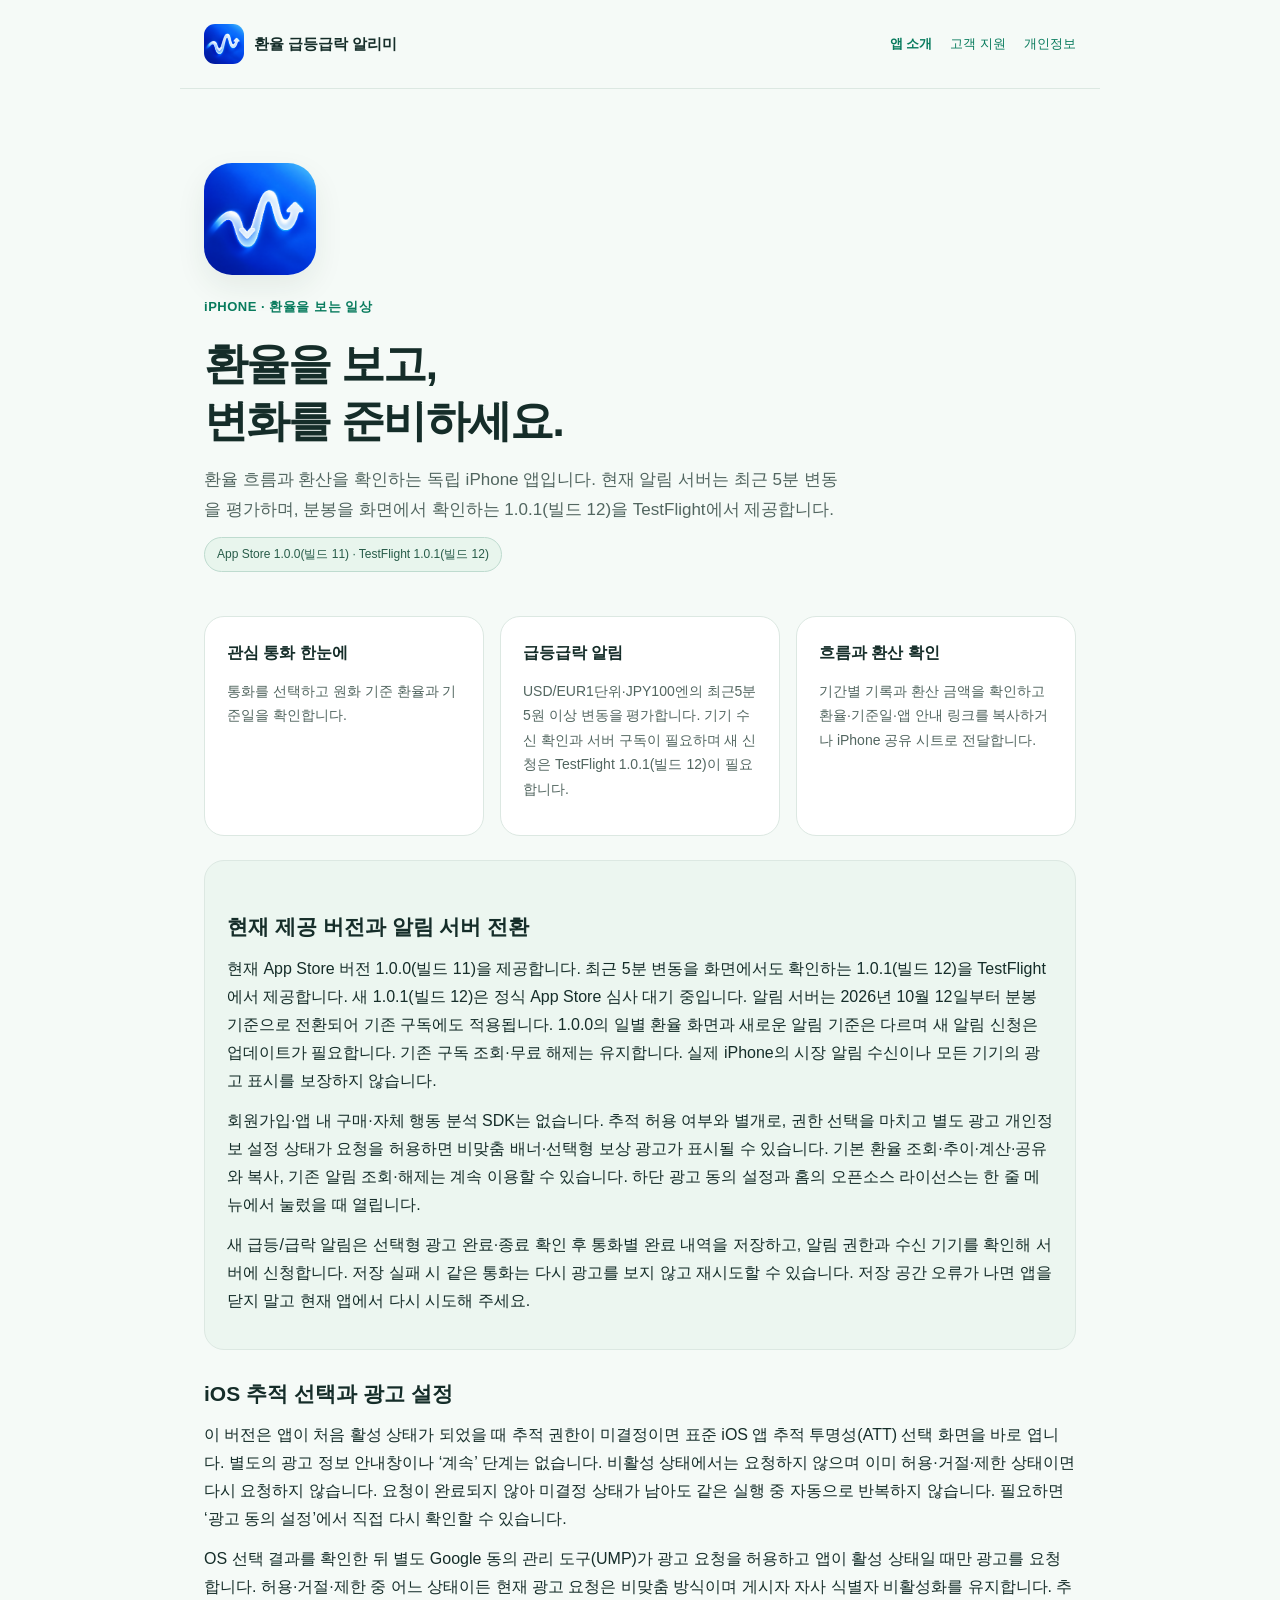
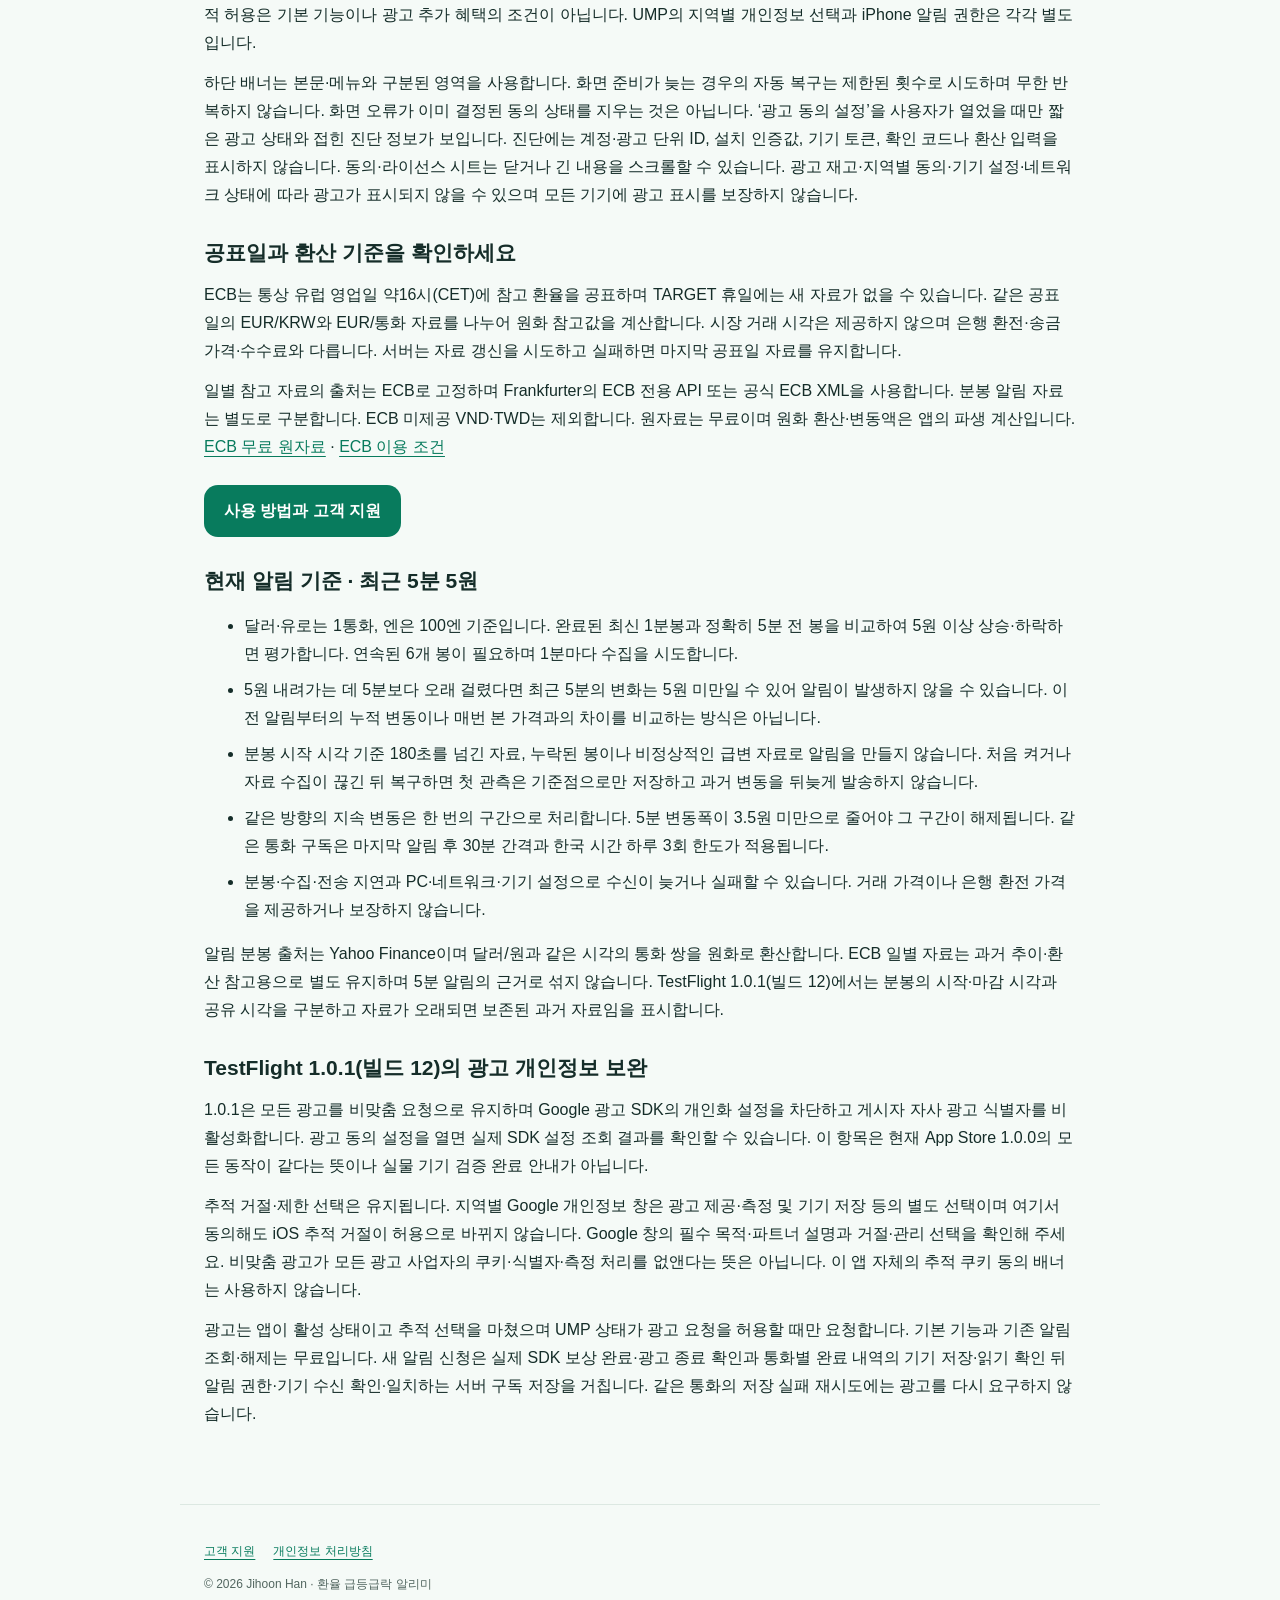
<file: index.html>
<!doctype html><html lang="ko"><head><meta charset="utf-8"><meta name="viewport" content="width=device-width,initial-scale=1"><meta name="description" content="환율 급등급락 알리미 iPhone 앱의 기능 안내와 고객 지원. ECB 일별 서버는 연결됐으며 대응 앱 버전을 준비하고 있습니다."><title>환율 급등급락 알리미</title><link rel="stylesheet" href="style.css"><link rel="canonical" href="https://snowman95.github.io/fx-alerts-site/"><meta property="og:type" content="website"><meta property="og:locale" content="ko_KR"><meta property="og:site_name" content="환율 급등급락 알리미"><meta property="og:title" content="환율 급등급락 알리미 · 기준일과 함께 읽는 환율"><meta property="og:description" content="ECB 일별 기준환율과 공표일을 확인하는 iPhone 앱의 출시 준비 안내입니다."><meta property="og:url" content="https://snowman95.github.io/fx-alerts-site/"><meta property="og:image" content="https://snowman95.github.io/fx-alerts-site/share-preview.png"><meta property="og:image:secure_url" content="https://snowman95.github.io/fx-alerts-site/share-preview.png"><meta property="og:image:type" content="image/png"><meta property="og:image:width" content="1200"><meta property="og:image:height" content="630"><meta property="og:image:alt" content="환율 급등급락 알리미 앱 안내, 상승과 하락 화살표 및 알림 아이콘"><meta name="twitter:card" content="summary_large_image"><meta name="twitter:title" content="환율 급등급락 알리미"><meta name="twitter:description" content="기준일과 함께 읽는 일별 참고 환율과 앱 안내"><meta name="twitter:image" content="https://snowman95.github.io/fx-alerts-site/share-preview.png"><meta name="twitter:image:alt" content="환율 급등급락 알리미 앱 안내"></head><body>
<header><a class="brand" href="index.html"><img src="brand-icon.png" alt="">환율 급등급락 알리미</a><nav aria-label="사이트 메뉴"><a href="index.html" aria-current="page">앱 소개</a><a href="support.html">고객 지원</a><a href="privacy.html">개인정보</a></nav></header>
<main><section class="hero"><img src="brand-icon.png" alt="환율 급등급락 알리미 앱 아이콘"><p class="eyebrow">iPHONE · 환율을 보는 일상</p><h1>환율을 보고,<br>변화를 준비하세요.</h1><p class="lead">환율 흐름과 환산을 확인하는 독립 iPhone 앱입니다. 현재 알림 서버는 최근 5분 변동을 평가하며, 분봉을 화면에서 확인하는 1.0.1(빌드 12)을 TestFlight에서 제공합니다.</p><span class="status">App Store 1.0.0(빌드 11) · TestFlight 1.0.1(빌드 12)</span></section>
<section class="cards" aria-label="주요 기능"><article class="card"><h3>관심 통화 한눈에</h3><p>통화를 선택하고 원화 기준 환율과 기준일을 확인합니다.</p></article><article class="card"><h3>급등급락 알림</h3><p>USD/EUR1단위·JPY100엔의 최근5분5원 이상 변동을 평가합니다. 기기 수신 확인과 서버 구독이 필요하며 새 신청은 TestFlight 1.0.1(빌드 12)이 필요합니다.</p></article><article class="card"><h3>흐름과 환산 확인</h3><p>기간별 기록과 환산 금액을 확인하고 환율·기준일·앱 안내 링크를 복사하거나 iPhone 공유 시트로 전달합니다.</p></article></section>

<section class="notice"><h2>현재 제공 버전과 알림 서버 전환</h2><p>현재 App Store 버전 1.0.0(빌드 11)을 제공합니다. 최근 5분 변동을 화면에서도 확인하는 1.0.1(빌드 12)을 TestFlight에서 제공합니다. 새 1.0.1(빌드 12)은 정식 App Store 심사 대기 중입니다. 알림 서버는 2026년 10월 12일부터 분봉 기준으로 전환되어 기존 구독에도 적용됩니다. 1.0.0의 일별 환율 화면과 새로운 알림 기준은 다르며 새 알림 신청은 업데이트가 필요합니다. 기존 구독 조회·무료 해제는 유지합니다. 실제 iPhone의 시장 알림 수신이나 모든 기기의 광고 표시를 보장하지 않습니다.</p><p>회원가입·앱 내 구매·자체 행동 분석 SDK는 없습니다. 추적 허용 여부와 별개로, 권한 선택을 마치고 별도 광고 개인정보 설정 상태가 요청을 허용하면 비맞춤 배너·선택형 보상 광고가 표시될 수 있습니다. 기본 환율 조회·추이·계산·공유와 복사, 기존 알림 조회·해제는 계속 이용할 수 있습니다. 하단 광고 동의 설정과 홈의 오픈소스 라이선스는 한 줄 메뉴에서 눌렀을 때 열립니다.</p><p>새 급등/급락 알림은 선택형 광고 완료·종료 확인 후 통화별 완료 내역을 저장하고, 알림 권한과 수신 기기를 확인해 서버에 신청합니다. 저장 실패 시 같은 통화는 다시 광고를 보지 않고 재시도할 수 있습니다. 저장 공간 오류가 나면 앱을 닫지 말고 현재 앱에서 다시 시도해 주세요.</p></section><section id="tracking-permission-build9"><h2>iOS 추적 선택과 광고 설정</h2><p>이 버전은 앱이 처음 활성 상태가 되었을 때 추적 권한이 미결정이면 표준 iOS 앱 추적 투명성(ATT) 선택 화면을 바로 엽니다. 별도의 광고 정보 안내창이나 ‘계속’ 단계는 없습니다. 비활성 상태에서는 요청하지 않으며 이미 허용·거절·제한 상태이면 다시 요청하지 않습니다. 요청이 완료되지 않아 미결정 상태가 남아도 같은 실행 중 자동으로 반복하지 않습니다. 필요하면 ‘광고 동의 설정’에서 직접 다시 확인할 수 있습니다.</p><p>OS 선택 결과를 확인한 뒤 별도 Google 동의 관리 도구(UMP)가 광고 요청을 허용하고 앱이 활성 상태일 때만 광고를 요청합니다. 허용·거절·제한 중 어느 상태이든 현재 광고 요청은 비맞춤 방식이며 게시자 자사 식별자 비활성화를 유지합니다. 추적 허용은 기본 기능이나 광고 추가 혜택의 조건이 아닙니다. UMP의 지역별 개인정보 선택과 iPhone 알림 권한은 각각 별도입니다.</p><p>하단 배너는 본문·메뉴와 구분된 영역을 사용합니다. 화면 준비가 늦는 경우의 자동 복구는 제한된 횟수로 시도하며 무한 반복하지 않습니다. 화면 오류가 이미 결정된 동의 상태를 지우는 것은 아닙니다. ‘광고 동의 설정’을 사용자가 열었을 때만 짧은 광고 상태와 접힌 진단 정보가 보입니다. 진단에는 계정·광고 단위 ID, 설치 인증값, 기기 토큰, 확인 코드나 환산 입력을 표시하지 않습니다. 동의·라이선스 시트는 닫거나 긴 내용을 스크롤할 수 있습니다. 광고 재고·지역별 동의·기기 설정·네트워크 상태에 따라 광고가 표시되지 않을 수 있으며 모든 기기에 광고 표시를 보장하지 않습니다.</p></section><section><h2>공표일과 환산 기준을 확인하세요</h2><p>ECB는 통상 유럽 영업일 약16시(CET)에 참고 환율을 공표하며 TARGET 휴일에는 새 자료가 없을 수 있습니다. 같은 공표일의 EUR/KRW와 EUR/통화 자료를 나누어 원화 참고값을 계산합니다. 시장 거래 시각은 제공하지 않으며 은행 환전·송금 가격·수수료와 다릅니다. 서버는 자료 갱신을 시도하고 실패하면 마지막 공표일 자료를 유지합니다.</p><p>일별 참고 자료의 출처는 ECB로 고정하며 Frankfurter의 ECB 전용 API 또는 공식 ECB XML을 사용합니다. 분봉 알림 자료는 별도로 구분합니다. ECB 미제공 VND·TWD는 제외합니다. 원자료는 무료이며 원화 환산·변동액은 앱의 파생 계산입니다. <a href="https://www.ecb.europa.eu/stats/policy_and_exchange_rates/euro_reference_exchange_rates/html/index.en.html" target="_blank" rel="noopener noreferrer">ECB 무료 원자료</a> · <a href="https://www.ecb.europa.eu/services/using-our-site/disclaimer/html/index.en.html" target="_blank" rel="noopener noreferrer">ECB 이용 조건</a></p><a class="action" href="support.html">사용 방법과 고객 지원</a></section><section id="five-minute-alerts"><h2>현재 알림 기준 · 최근 5분 5원</h2><ul><li>달러·유로는 1통화, 엔은 100엔 기준입니다. 완료된 최신 1분봉과 정확히 5분 전 봉을 비교하여 5원 이상 상승·하락하면 평가합니다. 연속된 6개 봉이 필요하며 1분마다 수집을 시도합니다.</li><li>5원 내려가는 데 5분보다 오래 걸렸다면 최근 5분의 변화는 5원 미만일 수 있어 알림이 발생하지 않을 수 있습니다. 이전 알림부터의 누적 변동이나 매번 본 가격과의 차이를 비교하는 방식은 아닙니다.</li><li>분봉 시작 시각 기준 180초를 넘긴 자료, 누락된 봉이나 비정상적인 급변 자료로 알림을 만들지 않습니다. 처음 켜거나 자료 수집이 끊긴 뒤 복구하면 첫 관측은 기준점으로만 저장하고 과거 변동을 뒤늦게 발송하지 않습니다.</li><li>같은 방향의 지속 변동은 한 번의 구간으로 처리합니다. 5분 변동폭이 3.5원 미만으로 줄어야 그 구간이 해제됩니다. 같은 통화 구독은 마지막 알림 후 30분 간격과 한국 시간 하루 3회 한도가 적용됩니다.</li><li>분봉·수집·전송 지연과 PC·네트워크·기기 설정으로 수신이 늦거나 실패할 수 있습니다. 거래 가격이나 은행 환전 가격을 제공하거나 보장하지 않습니다.</li></ul><p>알림 분봉 출처는 Yahoo Finance이며 달러/원과 같은 시각의 통화 쌍을 원화로 환산합니다. ECB 일별 자료는 과거 추이·환산 참고용으로 별도 유지하며 5분 알림의 근거로 섞지 않습니다. TestFlight 1.0.1(빌드 12)에서는 분봉의 시작·마감 시각과 공유 시각을 구분하고 자료가 오래되면 보존된 과거 자료임을 표시합니다.</p></section><section id="version-101-ad-privacy"><h2>TestFlight 1.0.1(빌드 12)의 광고 개인정보 보완</h2><p>1.0.1은 모든 광고를 비맞춤 요청으로 유지하며 Google 광고 SDK의 개인화 설정을 차단하고 게시자 자사 광고 식별자를 비활성화합니다. 광고 동의 설정을 열면 실제 SDK 설정 조회 결과를 확인할 수 있습니다. 이 항목은 현재 App Store 1.0.0의 모든 동작이 같다는 뜻이나 실물 기기 검증 완료 안내가 아닙니다.</p><p>추적 거절·제한 선택은 유지됩니다. 지역별 Google 개인정보 창은 광고 제공·측정 및 기기 저장 등의 별도 선택이며 여기서 동의해도 iOS 추적 거절이 허용으로 바뀌지 않습니다. Google 창의 필수 목적·파트너 설명과 거절·관리 선택을 확인해 주세요. 비맞춤 광고가 모든 광고 사업자의 쿠키·식별자·측정 처리를 없앤다는 뜻은 아닙니다. 이 앱 자체의 추적 쿠키 동의 배너는 사용하지 않습니다.</p><p>광고는 앱이 활성 상태이고 추적 선택을 마쳤으며 UMP 상태가 광고 요청을 허용할 때만 요청합니다. 기본 기능과 기존 알림 조회·해제는 무료입니다. 새 알림 신청은 실제 SDK 보상 완료·광고 종료 확인과 통화별 완료 내역의 기기 저장·읽기 확인 뒤 알림 권한·기기 수신 확인·일치하는 서버 구독 저장을 거칩니다. 같은 통화의 저장 실패 재시도에는 광고를 다시 요구하지 않습니다.</p></section></main>
<footer><p><a href="support.html">고객 지원</a><a href="privacy.html">개인정보 처리방침</a></p><p>© 2026 Jihoon Han · 환율 급등급락 알리미</p></footer></body></html>
</file>
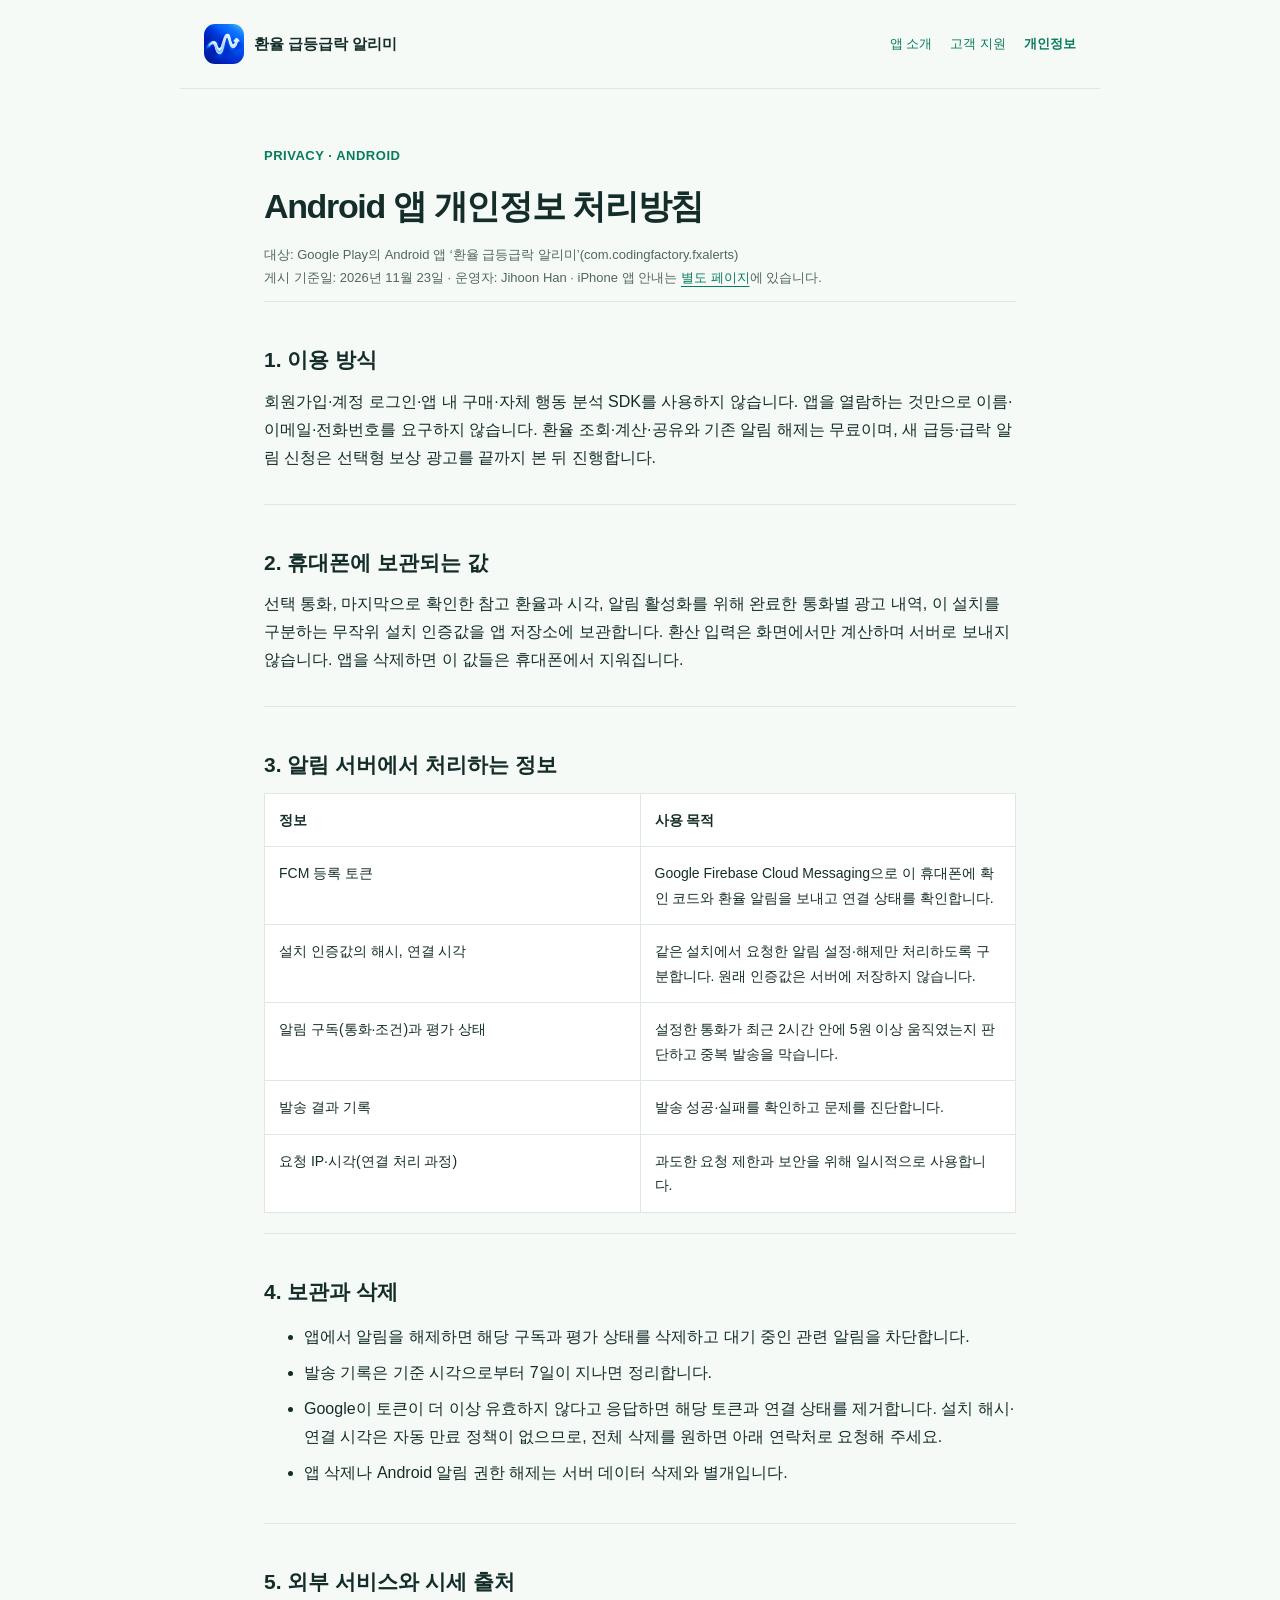
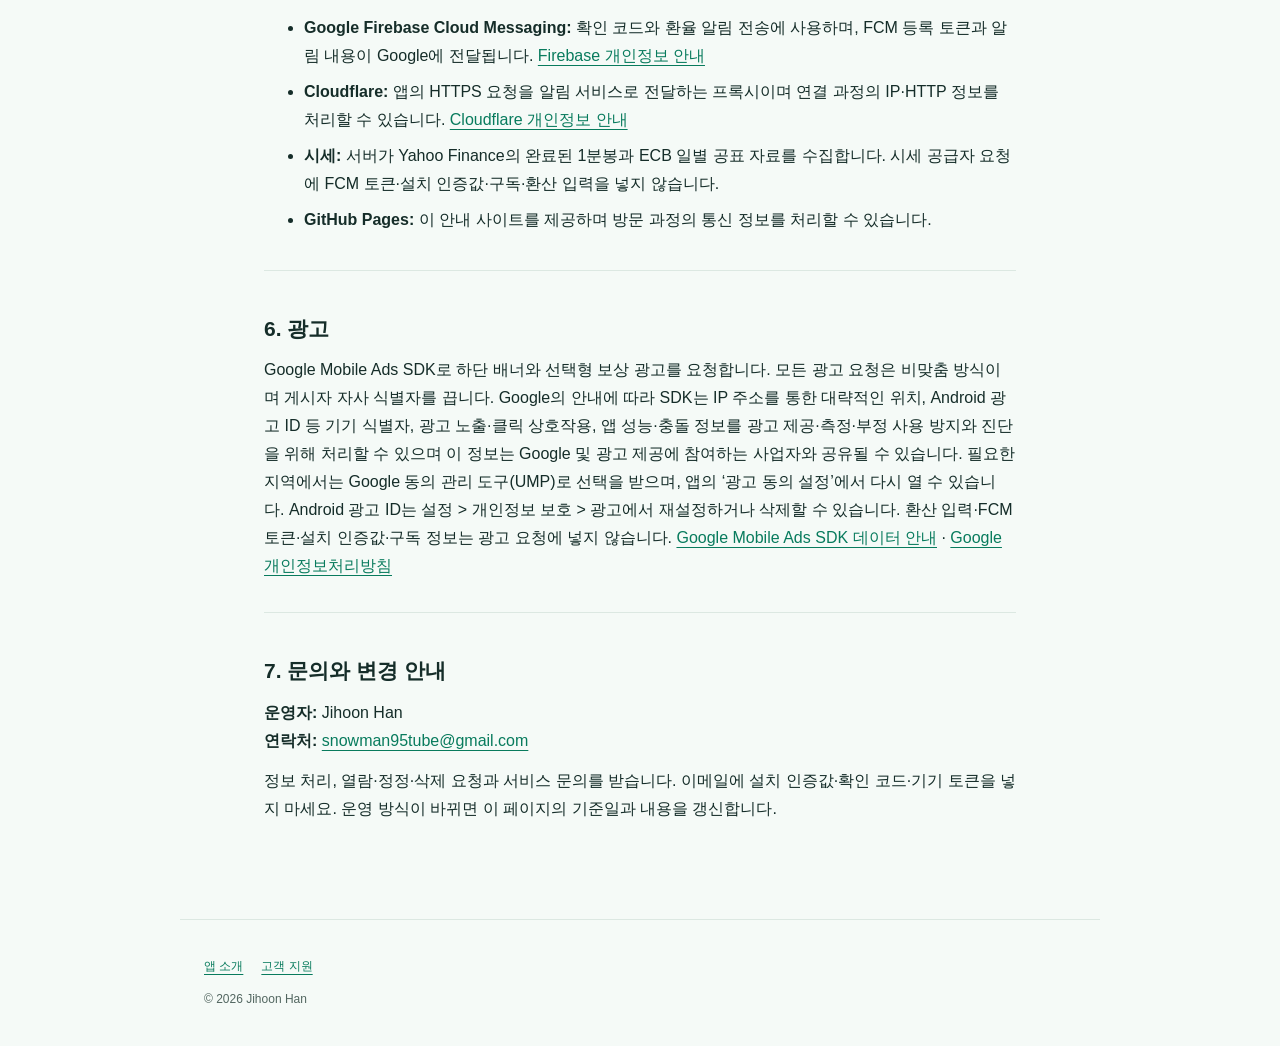
<file: privacy-android.html>
<!doctype html><html lang="ko"><head><meta charset="utf-8"><meta name="viewport" content="width=device-width,initial-scale=1"><meta name="description" content="환율 급등급락 알리미 Android 앱의 기기 저장값, 알림 서버·FCM 처리와 광고 데이터 안내"><title>Android 개인정보 처리방침 | 환율 급등급락 알리미</title><link rel="stylesheet" href="style.css"><link rel="canonical" href="https://snowman95.github.io/fx-alerts-site/privacy.html"><meta property="og:type" content="website"><meta property="og:locale" content="ko_KR"><meta property="og:site_name" content="환율 급등급락 알리미"><meta property="og:title" content="환율 급등급락 알리미 · 기준일과 함께 읽는 환율"><meta property="og:description" content="ECB 일별 기준환율과 공표일을 확인하는 iPhone 앱의 출시 준비 안내입니다."><meta property="og:url" content="https://snowman95.github.io/fx-alerts-site/privacy.html"><meta property="og:image" content="https://snowman95.github.io/fx-alerts-site/share-preview.png"><meta property="og:image:secure_url" content="https://snowman95.github.io/fx-alerts-site/share-preview.png"><meta property="og:image:type" content="image/png"><meta property="og:image:width" content="1200"><meta property="og:image:height" content="630"><meta property="og:image:alt" content="환율 급등급락 알리미 앱 안내, 상승과 하락 화살표 및 알림 아이콘"><meta name="twitter:card" content="summary_large_image"><meta name="twitter:title" content="환율 급등급락 알리미"><meta name="twitter:description" content="기준일과 함께 읽는 일별 참고 환율과 앱 안내"><meta name="twitter:image" content="https://snowman95.github.io/fx-alerts-site/share-preview.png"><meta name="twitter:image:alt" content="환율 급등급락 알리미 앱 안내"></head><body>
<header><a class="brand" href="index.html"><img src="brand-icon.png" alt="">환율 급등급락 알리미</a><nav aria-label="사이트 메뉴"><a href="index.html">앱 소개</a><a href="support.html">고객 지원</a><a href="privacy.html" aria-current="page">개인정보</a></nav></header>
<main class="document"><p class="eyebrow">PRIVACY · ANDROID</p><h1>Android 앱 개인정보 처리방침</h1><p class="small">대상: Google Play의 Android 앱 ‘환율 급등급락 알리미’(com.codingfactory.fxalerts)<br>게시 기준일: 2026년 11월 23일 · 운영자: Jihoon Han · iPhone 앱 안내는 <a href="privacy.html">별도 페이지</a>에 있습니다.</p>
<section><h2>1. 이용 방식</h2><p>회원가입·계정 로그인·앱 내 구매·자체 행동 분석 SDK를 사용하지 않습니다. 앱을 열람하는 것만으로 이름·이메일·전화번호를 요구하지 않습니다. 환율 조회·계산·공유와 기존 알림 해제는 무료이며, 새 급등·급락 알림 신청은 선택형 보상 광고를 끝까지 본 뒤 진행합니다.</p></section>
<section><h2>2. 휴대폰에 보관되는 값</h2><p>선택 통화, 마지막으로 확인한 참고 환율과 시각, 알림 활성화를 위해 완료한 통화별 광고 내역, 이 설치를 구분하는 무작위 설치 인증값을 앱 저장소에 보관합니다. 환산 입력은 화면에서만 계산하며 서버로 보내지 않습니다. 앱을 삭제하면 이 값들은 휴대폰에서 지워집니다.</p></section>
<section><h2>3. 알림 서버에서 처리하는 정보</h2><table><tbody><tr><th>정보</th><th>사용 목적</th></tr><tr><td>FCM 등록 토큰</td><td>Google Firebase Cloud Messaging으로 이 휴대폰에 확인 코드와 환율 알림을 보내고 연결 상태를 확인합니다.</td></tr><tr><td>설치 인증값의 해시, 연결 시각</td><td>같은 설치에서 요청한 알림 설정·해제만 처리하도록 구분합니다. 원래 인증값은 서버에 저장하지 않습니다.</td></tr><tr><td>알림 구독(통화·조건)과 평가 상태</td><td>설정한 통화가 최근 2시간 안에 5원 이상 움직였는지 판단하고 중복 발송을 막습니다.</td></tr><tr><td>발송 결과 기록</td><td>발송 성공·실패를 확인하고 문제를 진단합니다.</td></tr><tr><td>요청 IP·시각(연결 처리 과정)</td><td>과도한 요청 제한과 보안을 위해 일시적으로 사용합니다.</td></tr></tbody></table></section>
<section><h2>4. 보관과 삭제</h2><ul><li>앱에서 알림을 해제하면 해당 구독과 평가 상태를 삭제하고 대기 중인 관련 알림을 차단합니다.</li><li>발송 기록은 기준 시각으로부터 7일이 지나면 정리합니다.</li><li>Google이 토큰이 더 이상 유효하지 않다고 응답하면 해당 토큰과 연결 상태를 제거합니다. 설치 해시·연결 시각은 자동 만료 정책이 없으므로, 전체 삭제를 원하면 아래 연락처로 요청해 주세요.</li><li>앱 삭제나 Android 알림 권한 해제는 서버 데이터 삭제와 별개입니다.</li></ul></section>
<section><h2>5. 외부 서비스와 시세 출처</h2><ul><li><strong>Google Firebase Cloud Messaging:</strong> 확인 코드와 환율 알림 전송에 사용하며, FCM 등록 토큰과 알림 내용이 Google에 전달됩니다. <a href="https://firebase.google.com/support/privacy">Firebase 개인정보 안내</a></li><li><strong>Cloudflare:</strong> 앱의 HTTPS 요청을 알림 서비스로 전달하는 프록시이며 연결 과정의 IP·HTTP 정보를 처리할 수 있습니다. <a href="https://www.cloudflare.com/privacypolicy/">Cloudflare 개인정보 안내</a></li><li><strong>시세:</strong> 서버가 Yahoo Finance의 완료된 1분봉과 ECB 일별 공표 자료를 수집합니다. 시세 공급자 요청에 FCM 토큰·설치 인증값·구독·환산 입력을 넣지 않습니다.</li><li><strong>GitHub Pages:</strong> 이 안내 사이트를 제공하며 방문 과정의 통신 정보를 처리할 수 있습니다.</li></ul></section>
<section><h2>6. 광고</h2><p>Google Mobile Ads SDK로 하단 배너와 선택형 보상 광고를 요청합니다. 모든 광고 요청은 비맞춤 방식이며 게시자 자사 식별자를 끕니다. Google의 안내에 따라 SDK는 IP 주소를 통한 대략적인 위치, Android 광고 ID 등 기기 식별자, 광고 노출·클릭 상호작용, 앱 성능·충돌 정보를 광고 제공·측정·부정 사용 방지와 진단을 위해 처리할 수 있으며 이 정보는 Google 및 광고 제공에 참여하는 사업자와 공유될 수 있습니다. 필요한 지역에서는 Google 동의 관리 도구(UMP)로 선택을 받으며, 앱의 ‘광고 동의 설정’에서 다시 열 수 있습니다. Android 광고 ID는 설정 &gt; 개인정보 보호 &gt; 광고에서 재설정하거나 삭제할 수 있습니다. 환산 입력·FCM 토큰·설치 인증값·구독 정보는 광고 요청에 넣지 않습니다. <a href="https://developers.google.com/admob/android/privacy/play-data-disclosure">Google Mobile Ads SDK 데이터 안내</a> · <a href="https://policies.google.com/privacy">Google 개인정보처리방침</a></p></section>
<section><h2>7. 문의와 변경 안내</h2><p><strong>운영자:</strong> Jihoon Han<br><strong>연락처:</strong> <a href="mailto:snowman95tube@gmail.com">snowman95tube@gmail.com</a></p><p>정보 처리, 열람·정정·삭제 요청과 서비스 문의를 받습니다. 이메일에 설치 인증값·확인 코드·기기 토큰을 넣지 마세요. 운영 방식이 바뀌면 이 페이지의 기준일과 내용을 갱신합니다.</p></section></main>
<footer><p><a href="index.html">앱 소개</a><a href="support.html">고객 지원</a></p><p>© 2026 Jihoon Han</p></footer></body></html>
</file>
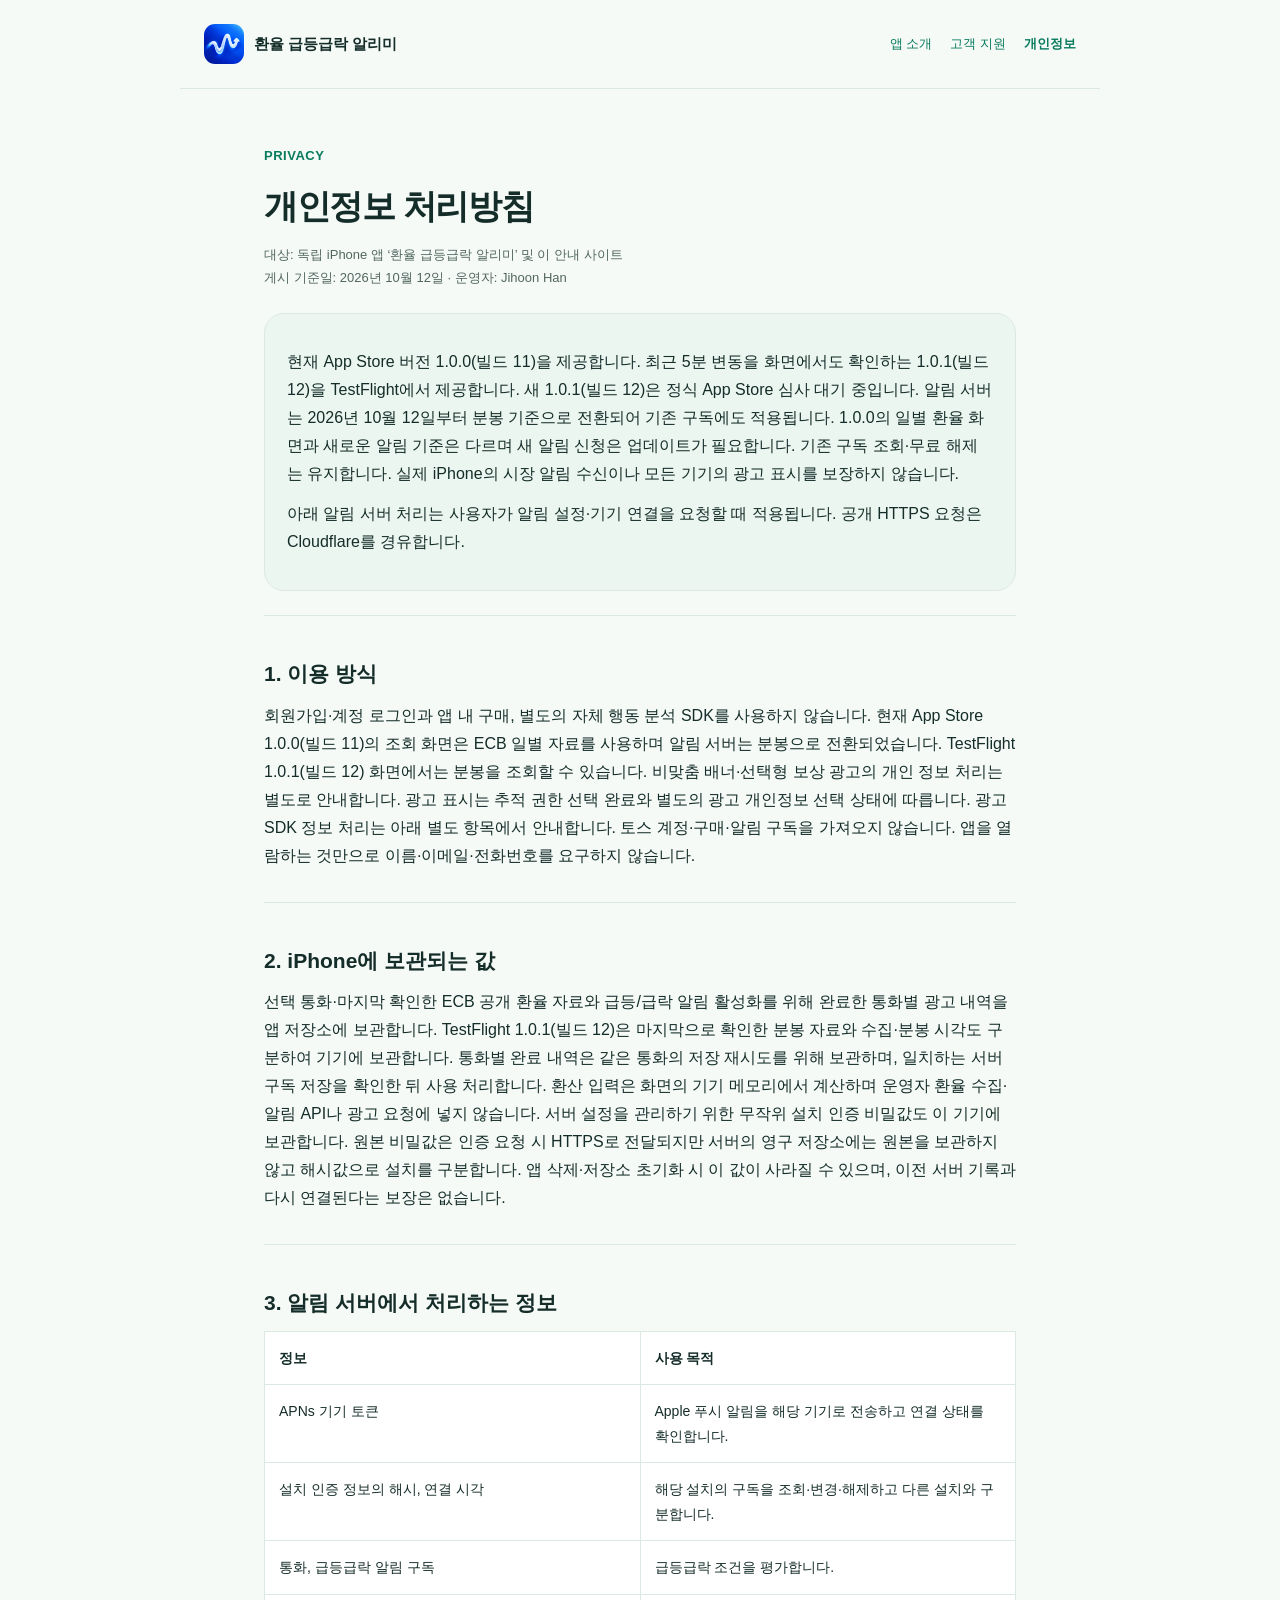
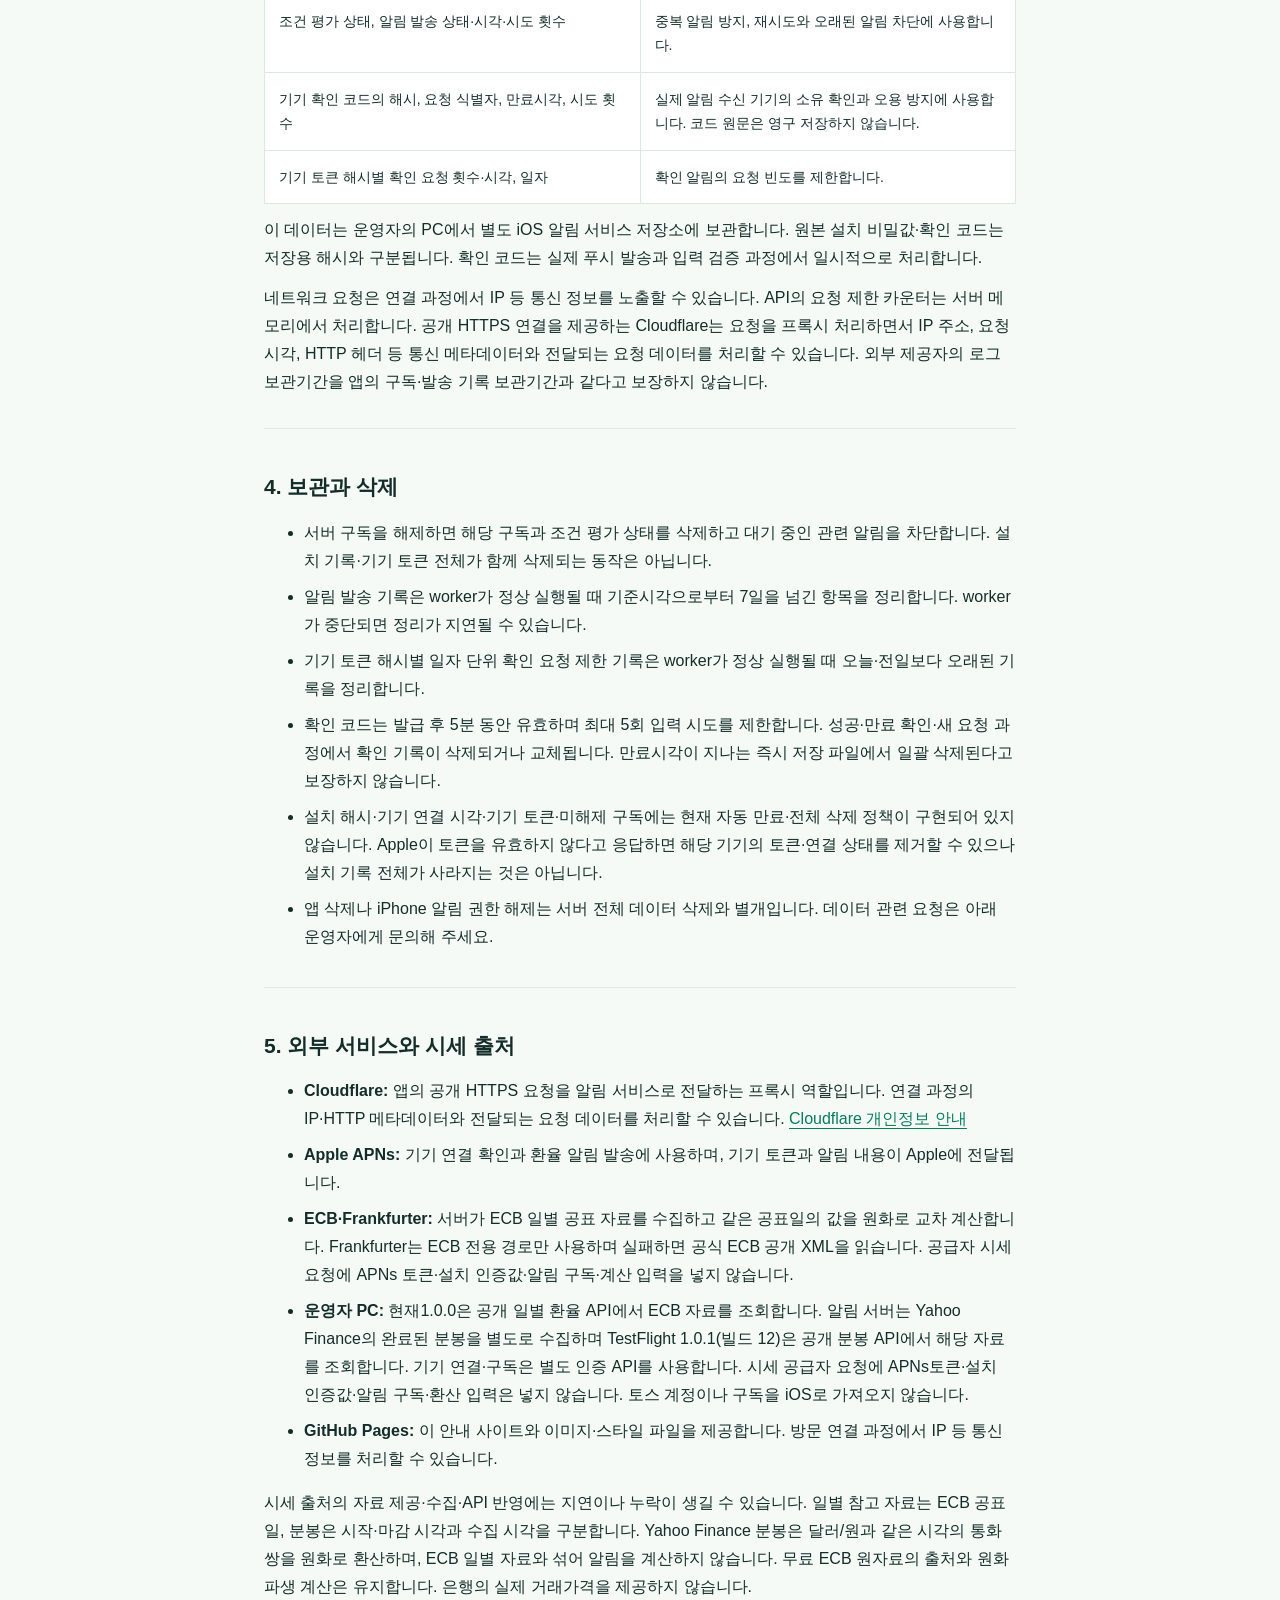
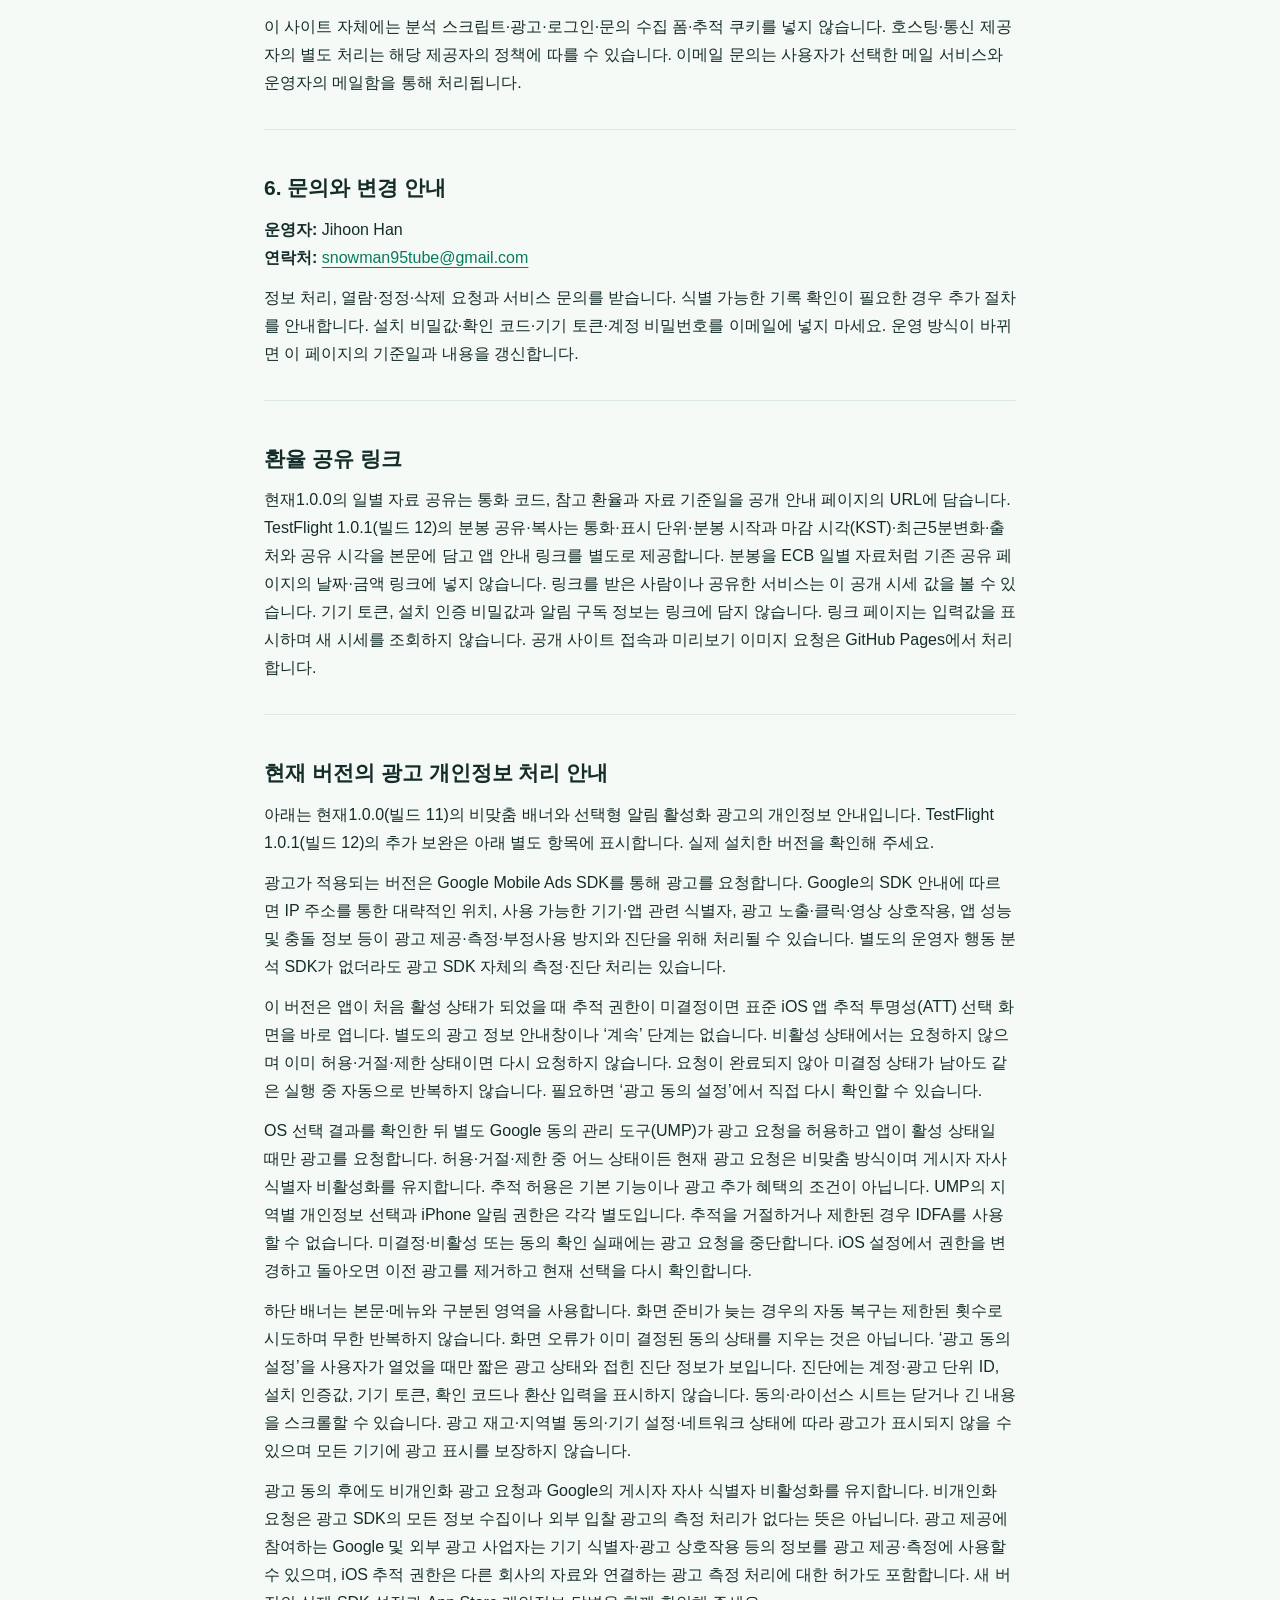
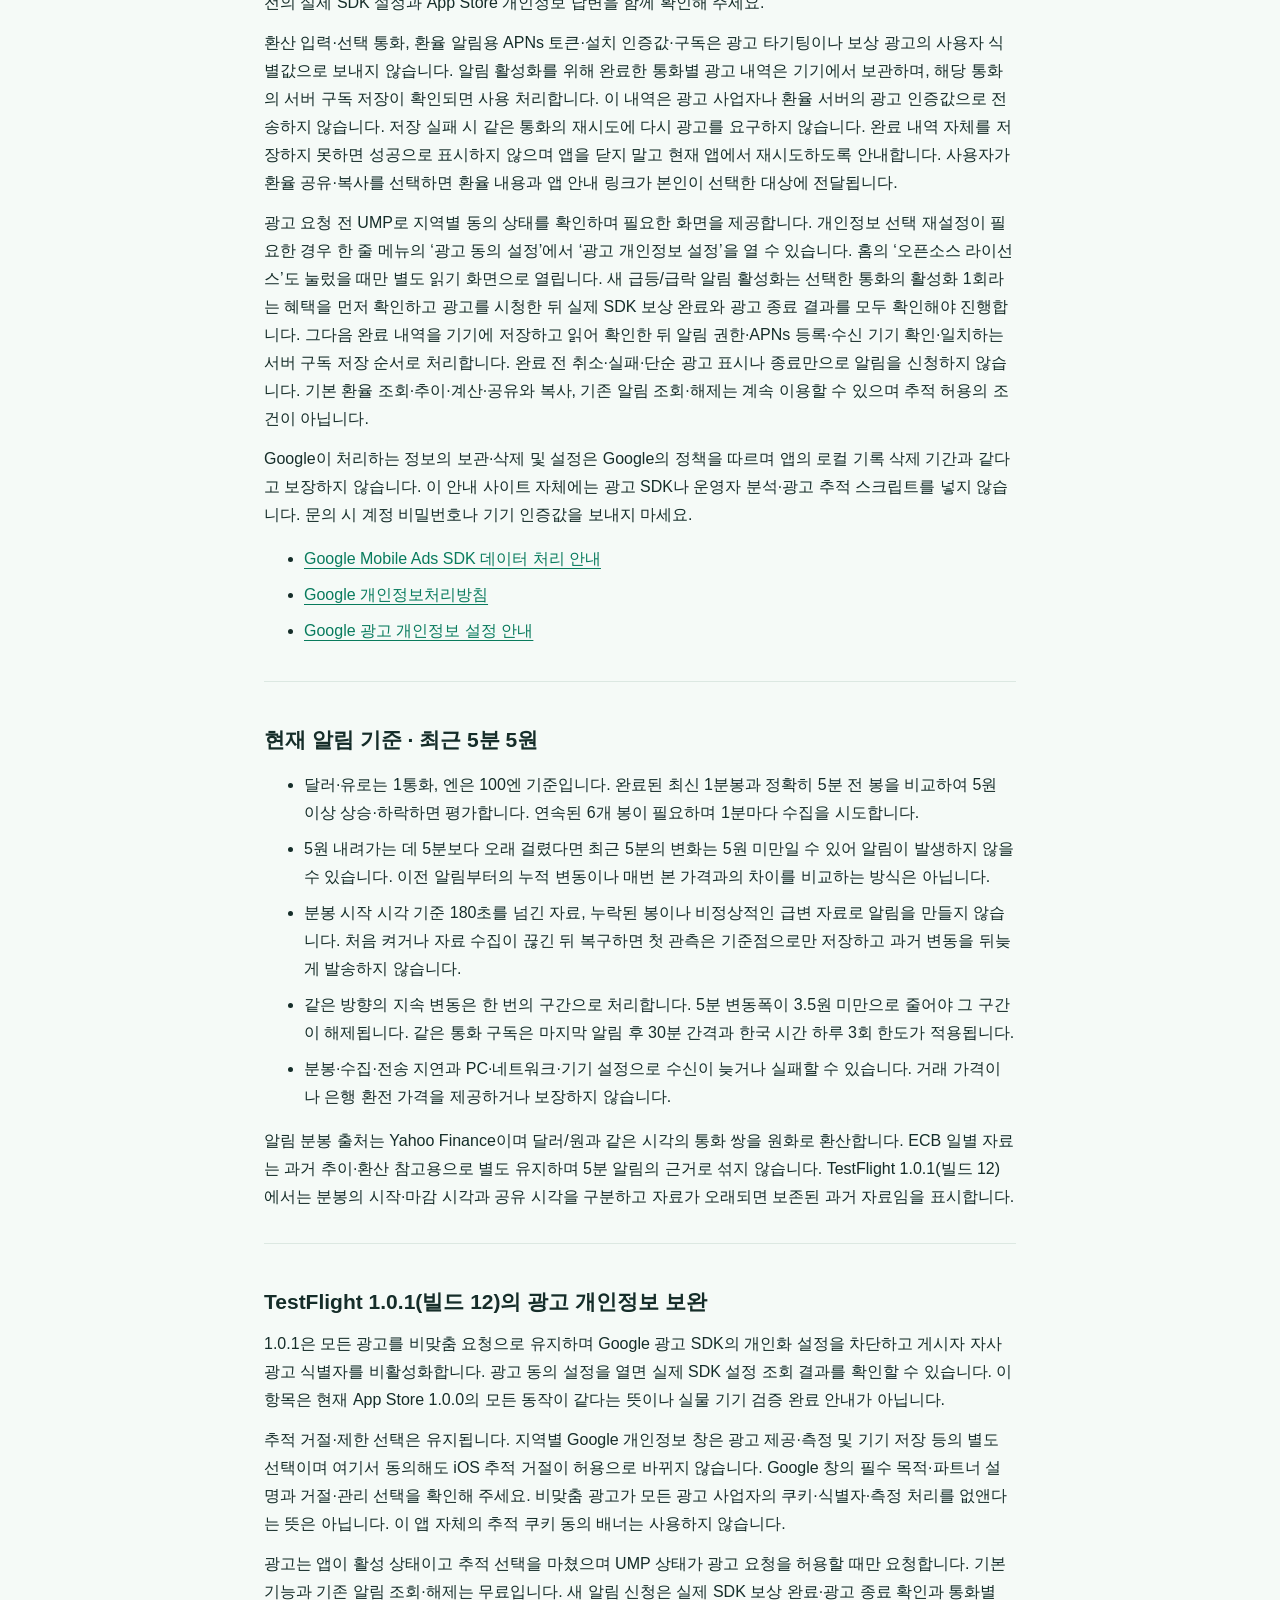
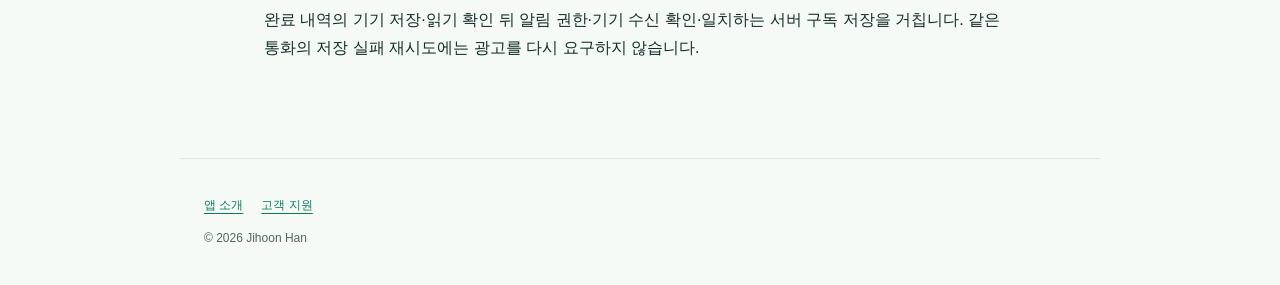
<file: privacy.html>
<!doctype html><html lang="ko"><head><meta charset="utf-8"><meta name="viewport" content="width=device-width,initial-scale=1"><meta name="description" content="환율 급등급락 알리미의 기기 저장값, 알림 서버 데이터와 보관 방식 안내."><title>개인정보 처리방침 | 환율 급등급락 알리미</title><link rel="stylesheet" href="style.css"><link rel="canonical" href="https://snowman95.github.io/fx-alerts-site/privacy.html"><meta property="og:type" content="website"><meta property="og:locale" content="ko_KR"><meta property="og:site_name" content="환율 급등급락 알리미"><meta property="og:title" content="환율 급등급락 알리미 · 기준일과 함께 읽는 환율"><meta property="og:description" content="ECB 일별 기준환율과 공표일을 확인하는 iPhone 앱의 출시 준비 안내입니다."><meta property="og:url" content="https://snowman95.github.io/fx-alerts-site/privacy.html"><meta property="og:image" content="https://snowman95.github.io/fx-alerts-site/share-preview.png"><meta property="og:image:secure_url" content="https://snowman95.github.io/fx-alerts-site/share-preview.png"><meta property="og:image:type" content="image/png"><meta property="og:image:width" content="1200"><meta property="og:image:height" content="630"><meta property="og:image:alt" content="환율 급등급락 알리미 앱 안내, 상승과 하락 화살표 및 알림 아이콘"><meta name="twitter:card" content="summary_large_image"><meta name="twitter:title" content="환율 급등급락 알리미"><meta name="twitter:description" content="기준일과 함께 읽는 일별 참고 환율과 앱 안내"><meta name="twitter:image" content="https://snowman95.github.io/fx-alerts-site/share-preview.png"><meta name="twitter:image:alt" content="환율 급등급락 알리미 앱 안내"></head><body>
<header><a class="brand" href="index.html"><img src="brand-icon.png" alt="">환율 급등급락 알리미</a><nav aria-label="사이트 메뉴"><a href="index.html">앱 소개</a><a href="support.html">고객 지원</a><a href="privacy.html" aria-current="page">개인정보</a></nav></header>
<main class="document"><p class="eyebrow">PRIVACY</p><h1>개인정보 처리방침</h1><p class="small">대상: 독립 iPhone 앱 ‘환율 급등급락 알리미’ 및 이 안내 사이트<br>게시 기준일: 2026년 10월 12일 · 운영자: Jihoon Han</p><div class="notice"><p>현재 App Store 버전 1.0.0(빌드 11)을 제공합니다. 최근 5분 변동을 화면에서도 확인하는 1.0.1(빌드 12)을 TestFlight에서 제공합니다. 새 1.0.1(빌드 12)은 정식 App Store 심사 대기 중입니다. 알림 서버는 2026년 10월 12일부터 분봉 기준으로 전환되어 기존 구독에도 적용됩니다. 1.0.0의 일별 환율 화면과 새로운 알림 기준은 다르며 새 알림 신청은 업데이트가 필요합니다. 기존 구독 조회·무료 해제는 유지합니다. 실제 iPhone의 시장 알림 수신이나 모든 기기의 광고 표시를 보장하지 않습니다.</p><p>아래 알림 서버 처리는 사용자가 알림 설정·기기 연결을 요청할 때 적용됩니다. 공개 HTTPS 요청은 Cloudflare를 경유합니다.</p></div>
<section><h2>1. 이용 방식</h2><p>회원가입·계정 로그인과 앱 내 구매, 별도의 자체 행동 분석 SDK를 사용하지 않습니다. 현재 App Store 1.0.0(빌드 11)의 조회 화면은 ECB 일별 자료를 사용하며 알림 서버는 분봉으로 전환되었습니다. TestFlight 1.0.1(빌드 12) 화면에서는 분봉을 조회할 수 있습니다. 비맞춤 배너·선택형 보상 광고의 개인 정보 처리는 별도로 안내합니다. 광고 표시는 추적 권한 선택 완료와 별도의 광고 개인정보 선택 상태에 따릅니다. 광고 SDK 정보 처리는 아래 별도 항목에서 안내합니다. 토스 계정·구매·알림 구독을 가져오지 않습니다. 앱을 열람하는 것만으로 이름·이메일·전화번호를 요구하지 않습니다.</p></section>
<section><h2>2. iPhone에 보관되는 값</h2><p>선택 통화·마지막 확인한 ECB 공개 환율 자료와 급등/급락 알림 활성화를 위해 완료한 통화별 광고 내역을 앱 저장소에 보관합니다. TestFlight 1.0.1(빌드 12)은 마지막으로 확인한 분봉 자료와 수집·분봉 시각도 구분하여 기기에 보관합니다. 통화별 완료 내역은 같은 통화의 저장 재시도를 위해 보관하며, 일치하는 서버 구독 저장을 확인한 뒤 사용 처리합니다. 환산 입력은 화면의 기기 메모리에서 계산하며 운영자 환율 수집·알림 API나 광고 요청에 넣지 않습니다. 서버 설정을 관리하기 위한 무작위 설치 인증 비밀값도 이 기기에 보관합니다. 원본 비밀값은 인증 요청 시 HTTPS로 전달되지만 서버의 영구 저장소에는 원본을 보관하지 않고 해시값으로 설치를 구분합니다. 앱 삭제·저장소 초기화 시 이 값이 사라질 수 있으며, 이전 서버 기록과 다시 연결된다는 보장은 없습니다.</p></section>
<section><h2>3. 알림 서버에서 처리하는 정보</h2><table><tbody><tr><th>정보</th><th>사용 목적</th></tr><tr><td>APNs 기기 토큰</td><td>Apple 푸시 알림을 해당 기기로 전송하고 연결 상태를 확인합니다.</td></tr><tr><td>설치 인증 정보의 해시, 연결 시각</td><td>해당 설치의 구독을 조회·변경·해제하고 다른 설치와 구분합니다.</td></tr><tr><td>통화, 급등급락 알림 구독</td><td>급등급락 조건을 평가합니다.</td></tr><tr><td>조건 평가 상태, 알림 발송 상태·시각·시도 횟수</td><td>중복 알림 방지, 재시도와 오래된 알림 차단에 사용합니다.</td></tr><tr><td>기기 확인 코드의 해시, 요청 식별자, 만료시각, 시도 횟수</td><td>실제 알림 수신 기기의 소유 확인과 오용 방지에 사용합니다. 코드 원문은 영구 저장하지 않습니다.</td></tr><tr><td>기기 토큰 해시별 확인 요청 횟수·시각, 일자</td><td>확인 알림의 요청 빈도를 제한합니다.</td></tr></tbody></table><p>이 데이터는 운영자의 PC에서 별도 iOS 알림 서비스 저장소에 보관합니다. 원본 설치 비밀값·확인 코드는 저장용 해시와 구분됩니다. 확인 코드는 실제 푸시 발송과 입력 검증 과정에서 일시적으로 처리합니다.</p><p>네트워크 요청은 연결 과정에서 IP 등 통신 정보를 노출할 수 있습니다. API의 요청 제한 카운터는 서버 메모리에서 처리합니다. 공개 HTTPS 연결을 제공하는 Cloudflare는 요청을 프록시 처리하면서 IP 주소, 요청 시각, HTTP 헤더 등 통신 메타데이터와 전달되는 요청 데이터를 처리할 수 있습니다. 외부 제공자의 로그 보관기간을 앱의 구독·발송 기록 보관기간과 같다고 보장하지 않습니다.</p></section>
<section><h2>4. 보관과 삭제</h2><ul><li>서버 구독을 해제하면 해당 구독과 조건 평가 상태를 삭제하고 대기 중인 관련 알림을 차단합니다. 설치 기록·기기 토큰 전체가 함께 삭제되는 동작은 아닙니다.</li><li>알림 발송 기록은 worker가 정상 실행될 때 기준시각으로부터 7일을 넘긴 항목을 정리합니다. worker가 중단되면 정리가 지연될 수 있습니다.</li><li>기기 토큰 해시별 일자 단위 확인 요청 제한 기록은 worker가 정상 실행될 때 오늘·전일보다 오래된 기록을 정리합니다.</li><li>확인 코드는 발급 후 5분 동안 유효하며 최대 5회 입력 시도를 제한합니다. 성공·만료 확인·새 요청 과정에서 확인 기록이 삭제되거나 교체됩니다. 만료시각이 지나는 즉시 저장 파일에서 일괄 삭제된다고 보장하지 않습니다.</li><li>설치 해시·기기 연결 시각·기기 토큰·미해제 구독에는 현재 자동 만료·전체 삭제 정책이 구현되어 있지 않습니다. Apple이 토큰을 유효하지 않다고 응답하면 해당 기기의 토큰·연결 상태를 제거할 수 있으나 설치 기록 전체가 사라지는 것은 아닙니다.</li><li>앱 삭제나 iPhone 알림 권한 해제는 서버 전체 데이터 삭제와 별개입니다. 데이터 관련 요청은 아래 운영자에게 문의해 주세요.</li></ul></section>
<section><h2>5. 외부 서비스와 시세 출처</h2><ul><li><strong>Cloudflare:</strong> 앱의 공개 HTTPS 요청을 알림 서비스로 전달하는 프록시 역할입니다. 연결 과정의 IP·HTTP 메타데이터와 전달되는 요청 데이터를 처리할 수 있습니다. <a href="https://www.cloudflare.com/privacypolicy/" rel="noreferrer">Cloudflare 개인정보 안내</a></li><li><strong>Apple APNs:</strong> 기기 연결 확인과 환율 알림 발송에 사용하며, 기기 토큰과 알림 내용이 Apple에 전달됩니다.</li><li><strong>ECB·Frankfurter:</strong> 서버가 ECB 일별 공표 자료를 수집하고 같은 공표일의 값을 원화로 교차 계산합니다. Frankfurter는 ECB 전용 경로만 사용하며 실패하면 공식 ECB 공개 XML을 읽습니다. 공급자 시세 요청에 APNs 토큰·설치 인증값·알림 구독·계산 입력을 넣지 않습니다.</li><li><strong>운영자 PC:</strong> 현재1.0.0은 공개 일별 환율 API에서 ECB 자료를 조회합니다. 알림 서버는 Yahoo Finance의 완료된 분봉을 별도로 수집하며 TestFlight 1.0.1(빌드 12)은 공개 분봉 API에서 해당 자료를 조회합니다. 기기 연결·구독은 별도 인증 API를 사용합니다. 시세 공급자 요청에 APNs토큰·설치 인증값·알림 구독·환산 입력은 넣지 않습니다. 토스 계정이나 구독을 iOS로 가져오지 않습니다.</li><li><strong>GitHub Pages:</strong> 이 안내 사이트와 이미지·스타일 파일을 제공합니다. 방문 연결 과정에서 IP 등 통신 정보를 처리할 수 있습니다.</li></ul><p>시세 출처의 자료 제공·수집·API 반영에는 지연이나 누락이 생길 수 있습니다. 일별 참고 자료는 ECB 공표일, 분봉은 시작·마감 시각과 수집 시각을 구분합니다. Yahoo Finance 분봉은 달러/원과 같은 시각의 통화 쌍을 원화로 환산하며, ECB 일별 자료와 섞어 알림을 계산하지 않습니다. 무료 ECB 원자료의 출처와 원화 파생 계산은 유지합니다. 은행의 실제 거래가격을 제공하지 않습니다.</p><p>이 사이트 자체에는 분석 스크립트·광고·로그인·문의 수집 폼·추적 쿠키를 넣지 않습니다. 호스팅·통신 제공자의 별도 처리는 해당 제공자의 정책에 따를 수 있습니다. 이메일 문의는 사용자가 선택한 메일 서비스와 운영자의 메일함을 통해 처리됩니다.</p></section>
<section><h2>6. 문의와 변경 안내</h2><p><strong>운영자:</strong> Jihoon Han<br><strong>연락처:</strong> <a href="mailto:snowman95tube@gmail.com">snowman95tube@gmail.com</a></p><p>정보 처리, 열람·정정·삭제 요청과 서비스 문의를 받습니다. 식별 가능한 기록 확인이 필요한 경우 추가 절차를 안내합니다. 설치 비밀값·확인 코드·기기 토큰·계정 비밀번호를 이메일에 넣지 마세요. 운영 방식이 바뀌면 이 페이지의 기준일과 내용을 갱신합니다.</p></section><section><h2>환율 공유 링크</h2><p>현재1.0.0의 일별 자료 공유는 통화 코드, 참고 환율과 자료 기준일을 공개 안내 페이지의 URL에 담습니다. TestFlight 1.0.1(빌드 12)의 분봉 공유·복사는 통화·표시 단위·분봉 시작과 마감 시각(KST)·최근5분변화·출처와 공유 시각을 본문에 담고 앱 안내 링크를 별도로 제공합니다. 분봉을 ECB 일별 자료처럼 기존 공유 페이지의 날짜·금액 링크에 넣지 않습니다. 링크를 받은 사람이나 공유한 서비스는 이 공개 시세 값을 볼 수 있습니다. 기기 토큰, 설치 인증 비밀값과 알림 구독 정보는 링크에 담지 않습니다. 링크 페이지는 입력값을 표시하며 새 시세를 조회하지 않습니다. 공개 사이트 접속과 미리보기 이미지 요청은 GitHub Pages에서 처리합니다.</p></section><section id="ad-sdk-privacy-build9"><h2>현재 버전의 광고 개인정보 처리 안내</h2><p>아래는 현재1.0.0(빌드 11)의 비맞춤 배너와 선택형 알림 활성화 광고의 개인정보 안내입니다. TestFlight 1.0.1(빌드 12)의 추가 보완은 아래 별도 항목에 표시합니다. 실제 설치한 버전을 확인해 주세요.</p><p>광고가 적용되는 버전은 Google Mobile Ads SDK를 통해 광고를 요청합니다. Google의 SDK 안내에 따르면 IP 주소를 통한 대략적인 위치, 사용 가능한 기기·앱 관련 식별자, 광고 노출·클릭·영상 상호작용, 앱 성능 및 충돌 정보 등이 광고 제공·측정·부정사용 방지와 진단을 위해 처리될 수 있습니다. 별도의 운영자 행동 분석 SDK가 없더라도 광고 SDK 자체의 측정·진단 처리는 있습니다.</p><p>이 버전은 앱이 처음 활성 상태가 되었을 때 추적 권한이 미결정이면 표준 iOS 앱 추적 투명성(ATT) 선택 화면을 바로 엽니다. 별도의 광고 정보 안내창이나 ‘계속’ 단계는 없습니다. 비활성 상태에서는 요청하지 않으며 이미 허용·거절·제한 상태이면 다시 요청하지 않습니다. 요청이 완료되지 않아 미결정 상태가 남아도 같은 실행 중 자동으로 반복하지 않습니다. 필요하면 ‘광고 동의 설정’에서 직접 다시 확인할 수 있습니다.</p><p>OS 선택 결과를 확인한 뒤 별도 Google 동의 관리 도구(UMP)가 광고 요청을 허용하고 앱이 활성 상태일 때만 광고를 요청합니다. 허용·거절·제한 중 어느 상태이든 현재 광고 요청은 비맞춤 방식이며 게시자 자사 식별자 비활성화를 유지합니다. 추적 허용은 기본 기능이나 광고 추가 혜택의 조건이 아닙니다. UMP의 지역별 개인정보 선택과 iPhone 알림 권한은 각각 별도입니다. 추적을 거절하거나 제한된 경우 IDFA를 사용할 수 없습니다. 미결정·비활성 또는 동의 확인 실패에는 광고 요청을 중단합니다. iOS 설정에서 권한을 변경하고 돌아오면 이전 광고를 제거하고 현재 선택을 다시 확인합니다.</p><p>하단 배너는 본문·메뉴와 구분된 영역을 사용합니다. 화면 준비가 늦는 경우의 자동 복구는 제한된 횟수로 시도하며 무한 반복하지 않습니다. 화면 오류가 이미 결정된 동의 상태를 지우는 것은 아닙니다. ‘광고 동의 설정’을 사용자가 열었을 때만 짧은 광고 상태와 접힌 진단 정보가 보입니다. 진단에는 계정·광고 단위 ID, 설치 인증값, 기기 토큰, 확인 코드나 환산 입력을 표시하지 않습니다. 동의·라이선스 시트는 닫거나 긴 내용을 스크롤할 수 있습니다. 광고 재고·지역별 동의·기기 설정·네트워크 상태에 따라 광고가 표시되지 않을 수 있으며 모든 기기에 광고 표시를 보장하지 않습니다.</p><p>광고 동의 후에도 비개인화 광고 요청과 Google의 게시자 자사 식별자 비활성화를 유지합니다. 비개인화 요청은 광고 SDK의 모든 정보 수집이나 외부 입찰 광고의 측정 처리가 없다는 뜻은 아닙니다. 광고 제공에 참여하는 Google 및 외부 광고 사업자는 기기 식별자·광고 상호작용 등의 정보를 광고 제공·측정에 사용할 수 있으며, iOS 추적 권한은 다른 회사의 자료와 연결하는 광고 측정 처리에 대한 허가도 포함합니다. 새 버전의 실제 SDK 설정과 App Store 개인정보 답변을 함께 확인해 주세요.</p><p>환산 입력·선택 통화, 환율 알림용 APNs 토큰·설치 인증값·구독은 광고 타기팅이나 보상 광고의 사용자 식별값으로 보내지 않습니다. 알림 활성화를 위해 완료한 통화별 광고 내역은 기기에서 보관하며, 해당 통화의 서버 구독 저장이 확인되면 사용 처리합니다. 이 내역은 광고 사업자나 환율 서버의 광고 인증값으로 전송하지 않습니다. 저장 실패 시 같은 통화의 재시도에 다시 광고를 요구하지 않습니다. 완료 내역 자체를 저장하지 못하면 성공으로 표시하지 않으며 앱을 닫지 말고 현재 앱에서 재시도하도록 안내합니다. 사용자가 환율 공유·복사를 선택하면 환율 내용과 앱 안내 링크가 본인이 선택한 대상에 전달됩니다.</p><p>광고 요청 전 UMP로 지역별 동의 상태를 확인하며 필요한 화면을 제공합니다. 개인정보 선택 재설정이 필요한 경우 한 줄 메뉴의 ‘광고 동의 설정’에서 ‘광고 개인정보 설정’을 열 수 있습니다. 홈의 ‘오픈소스 라이선스’도 눌렀을 때만 별도 읽기 화면으로 열립니다. 새 급등/급락 알림 활성화는 선택한 통화의 활성화 1회라는 혜택을 먼저 확인하고 광고를 시청한 뒤 실제 SDK 보상 완료와 광고 종료 결과를 모두 확인해야 진행합니다. 그다음 완료 내역을 기기에 저장하고 읽어 확인한 뒤 알림 권한·APNs 등록·수신 기기 확인·일치하는 서버 구독 저장 순서로 처리합니다. 완료 전 취소·실패·단순 광고 표시나 종료만으로 알림을 신청하지 않습니다. 기본 환율 조회·추이·계산·공유와 복사, 기존 알림 조회·해제는 계속 이용할 수 있으며 추적 허용의 조건이 아닙니다.</p><p>Google이 처리하는 정보의 보관·삭제 및 설정은 Google의 정책을 따르며 앱의 로컬 기록 삭제 기간과 같다고 보장하지 않습니다. 이 안내 사이트 자체에는 광고 SDK나 운영자 분석·광고 추적 스크립트를 넣지 않습니다. 문의 시 계정 비밀번호나 기기 인증값을 보내지 마세요.</p><ul><li><a href="https://developers.google.com/admob/ios/privacy/data-disclosure" rel="noopener noreferrer">Google Mobile Ads SDK 데이터 처리 안내</a></li><li><a href="https://policies.google.com/privacy" rel="noopener noreferrer">Google 개인정보처리방침</a></li><li><a href="https://myadcenter.google.com/" rel="noopener noreferrer">Google 광고 개인정보 설정 안내</a></li></ul></section><section id="five-minute-alerts"><h2>현재 알림 기준 · 최근 5분 5원</h2><ul><li>달러·유로는 1통화, 엔은 100엔 기준입니다. 완료된 최신 1분봉과 정확히 5분 전 봉을 비교하여 5원 이상 상승·하락하면 평가합니다. 연속된 6개 봉이 필요하며 1분마다 수집을 시도합니다.</li><li>5원 내려가는 데 5분보다 오래 걸렸다면 최근 5분의 변화는 5원 미만일 수 있어 알림이 발생하지 않을 수 있습니다. 이전 알림부터의 누적 변동이나 매번 본 가격과의 차이를 비교하는 방식은 아닙니다.</li><li>분봉 시작 시각 기준 180초를 넘긴 자료, 누락된 봉이나 비정상적인 급변 자료로 알림을 만들지 않습니다. 처음 켜거나 자료 수집이 끊긴 뒤 복구하면 첫 관측은 기준점으로만 저장하고 과거 변동을 뒤늦게 발송하지 않습니다.</li><li>같은 방향의 지속 변동은 한 번의 구간으로 처리합니다. 5분 변동폭이 3.5원 미만으로 줄어야 그 구간이 해제됩니다. 같은 통화 구독은 마지막 알림 후 30분 간격과 한국 시간 하루 3회 한도가 적용됩니다.</li><li>분봉·수집·전송 지연과 PC·네트워크·기기 설정으로 수신이 늦거나 실패할 수 있습니다. 거래 가격이나 은행 환전 가격을 제공하거나 보장하지 않습니다.</li></ul><p>알림 분봉 출처는 Yahoo Finance이며 달러/원과 같은 시각의 통화 쌍을 원화로 환산합니다. ECB 일별 자료는 과거 추이·환산 참고용으로 별도 유지하며 5분 알림의 근거로 섞지 않습니다. TestFlight 1.0.1(빌드 12)에서는 분봉의 시작·마감 시각과 공유 시각을 구분하고 자료가 오래되면 보존된 과거 자료임을 표시합니다.</p></section><section id="version-101-ad-privacy"><h2>TestFlight 1.0.1(빌드 12)의 광고 개인정보 보완</h2><p>1.0.1은 모든 광고를 비맞춤 요청으로 유지하며 Google 광고 SDK의 개인화 설정을 차단하고 게시자 자사 광고 식별자를 비활성화합니다. 광고 동의 설정을 열면 실제 SDK 설정 조회 결과를 확인할 수 있습니다. 이 항목은 현재 App Store 1.0.0의 모든 동작이 같다는 뜻이나 실물 기기 검증 완료 안내가 아닙니다.</p><p>추적 거절·제한 선택은 유지됩니다. 지역별 Google 개인정보 창은 광고 제공·측정 및 기기 저장 등의 별도 선택이며 여기서 동의해도 iOS 추적 거절이 허용으로 바뀌지 않습니다. Google 창의 필수 목적·파트너 설명과 거절·관리 선택을 확인해 주세요. 비맞춤 광고가 모든 광고 사업자의 쿠키·식별자·측정 처리를 없앤다는 뜻은 아닙니다. 이 앱 자체의 추적 쿠키 동의 배너는 사용하지 않습니다.</p><p>광고는 앱이 활성 상태이고 추적 선택을 마쳤으며 UMP 상태가 광고 요청을 허용할 때만 요청합니다. 기본 기능과 기존 알림 조회·해제는 무료입니다. 새 알림 신청은 실제 SDK 보상 완료·광고 종료 확인과 통화별 완료 내역의 기기 저장·읽기 확인 뒤 알림 권한·기기 수신 확인·일치하는 서버 구독 저장을 거칩니다. 같은 통화의 저장 실패 재시도에는 광고를 다시 요구하지 않습니다.</p></section></main>
<footer><p><a href="index.html">앱 소개</a><a href="support.html">고객 지원</a></p><p>© 2026 Jihoon Han</p></footer></body></html>
</file>
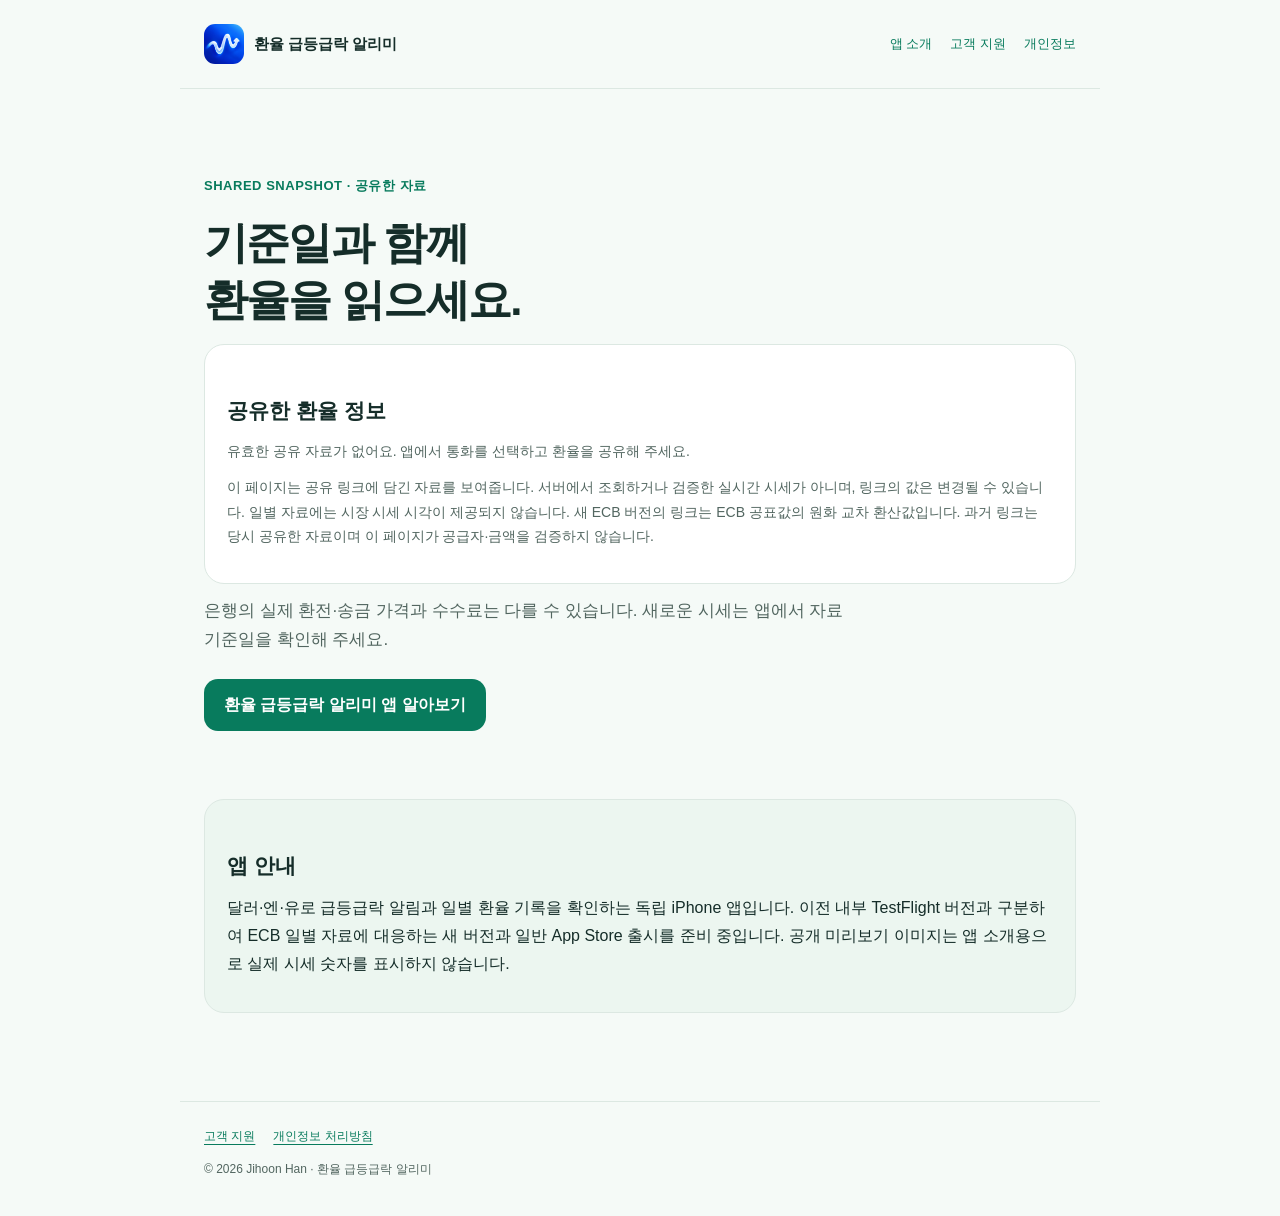
<file: share.html>
<!doctype html><html lang="ko"><head><meta charset="utf-8"><meta name="viewport" content="width=device-width,initial-scale=1"><title>공유한 환율 · 환율 급등급락 알리미</title><meta name="description" content="공유된 환율의 기준일과 단위를 확인하세요. 공유한 자료는 실시간 시세가 아닙니다."><link rel="stylesheet" href="style.css"><link rel="canonical" href="https://snowman95.github.io/fx-alerts-site/share.html"><meta property="og:type" content="website"><meta property="og:locale" content="ko_KR"><meta property="og:site_name" content="환율 급등급락 알리미"><meta property="og:title" content="환율 급등급락 알리미 · 기준일과 함께 읽는 환율"><meta property="og:description" content="ECB 일별 기준환율과 공표일을 확인하는 iPhone 앱의 출시 준비 안내입니다."><meta property="og:url" content="https://snowman95.github.io/fx-alerts-site/share.html"><meta property="og:image" content="https://snowman95.github.io/fx-alerts-site/share-preview.png"><meta property="og:image:secure_url" content="https://snowman95.github.io/fx-alerts-site/share-preview.png"><meta property="og:image:type" content="image/png"><meta property="og:image:width" content="1200"><meta property="og:image:height" content="630"><meta property="og:image:alt" content="환율 급등급락 알리미 앱 안내, 상승과 하락 화살표 및 알림 아이콘"><meta name="twitter:card" content="summary_large_image"><meta name="twitter:title" content="환율 급등급락 알리미"><meta name="twitter:description" content="기준일과 함께 읽는 일별 참고 환율과 앱 안내"><meta name="twitter:image" content="https://snowman95.github.io/fx-alerts-site/share-preview.png"><meta name="twitter:image:alt" content="환율 급등급락 알리미 앱 안내"><script src="share-page.js" defer></script></head><body>
<header><a class="brand" href="index.html"><img src="brand-icon.png" alt="">환율 급등급락 알리미</a><nav><a href="index.html">앱 소개</a><a href="support.html">고객 지원</a><a href="privacy.html">개인정보</a></nav></header>
<main><section class="hero"><p class="eyebrow">SHARED SNAPSHOT · 공유한 자료</p><h1>기준일과 함께<br>환율을 읽으세요.</h1><div class="card"><h2 id="shared-rate">공유한 환율 정보</h2><p id="shared-date">유효한 공유 자료가 없어요. 앱에서 통화를 선택하고 환율을 공유해 주세요.</p><p class="small">이 페이지는 공유 링크에 담긴 자료를 보여줍니다. 서버에서 조회하거나 검증한 실시간 시세가 아니며, 링크의 값은 변경될 수 있습니다. 일별 자료에는 시장 시세 시각이 제공되지 않습니다. 새 ECB 버전의 링크는 ECB 공표값의 원화 교차 환산값입니다. 과거 링크는 당시 공유한 자료이며 이 페이지가 공급자·금액을 검증하지 않습니다.</p></div><p class="lead">은행의 실제 환전·송금 가격과 수수료는 다를 수 있습니다. 새로운 시세는 앱에서 자료 기준일을 확인해 주세요.</p><a class="action" href="index.html">환율 급등급락 알리미 앱 알아보기</a></section><section class="notice"><h2>앱 안내</h2><p>달러·엔·유로 급등급락 알림과 일별 환율 기록을 확인하는 독립 iPhone 앱입니다. 이전 내부 TestFlight 버전과 구분하여 ECB 일별 자료에 대응하는 새 버전과 일반 App Store 출시를 준비 중입니다. 공개 미리보기 이미지는 앱 소개용으로 실제 시세 숫자를 표시하지 않습니다.</p></section></main><footer><a href="support.html">고객 지원</a><a href="privacy.html">개인정보 처리방침</a><p>© 2026 Jihoon Han · 환율 급등급락 알리미</p></footer></body></html>
</file>
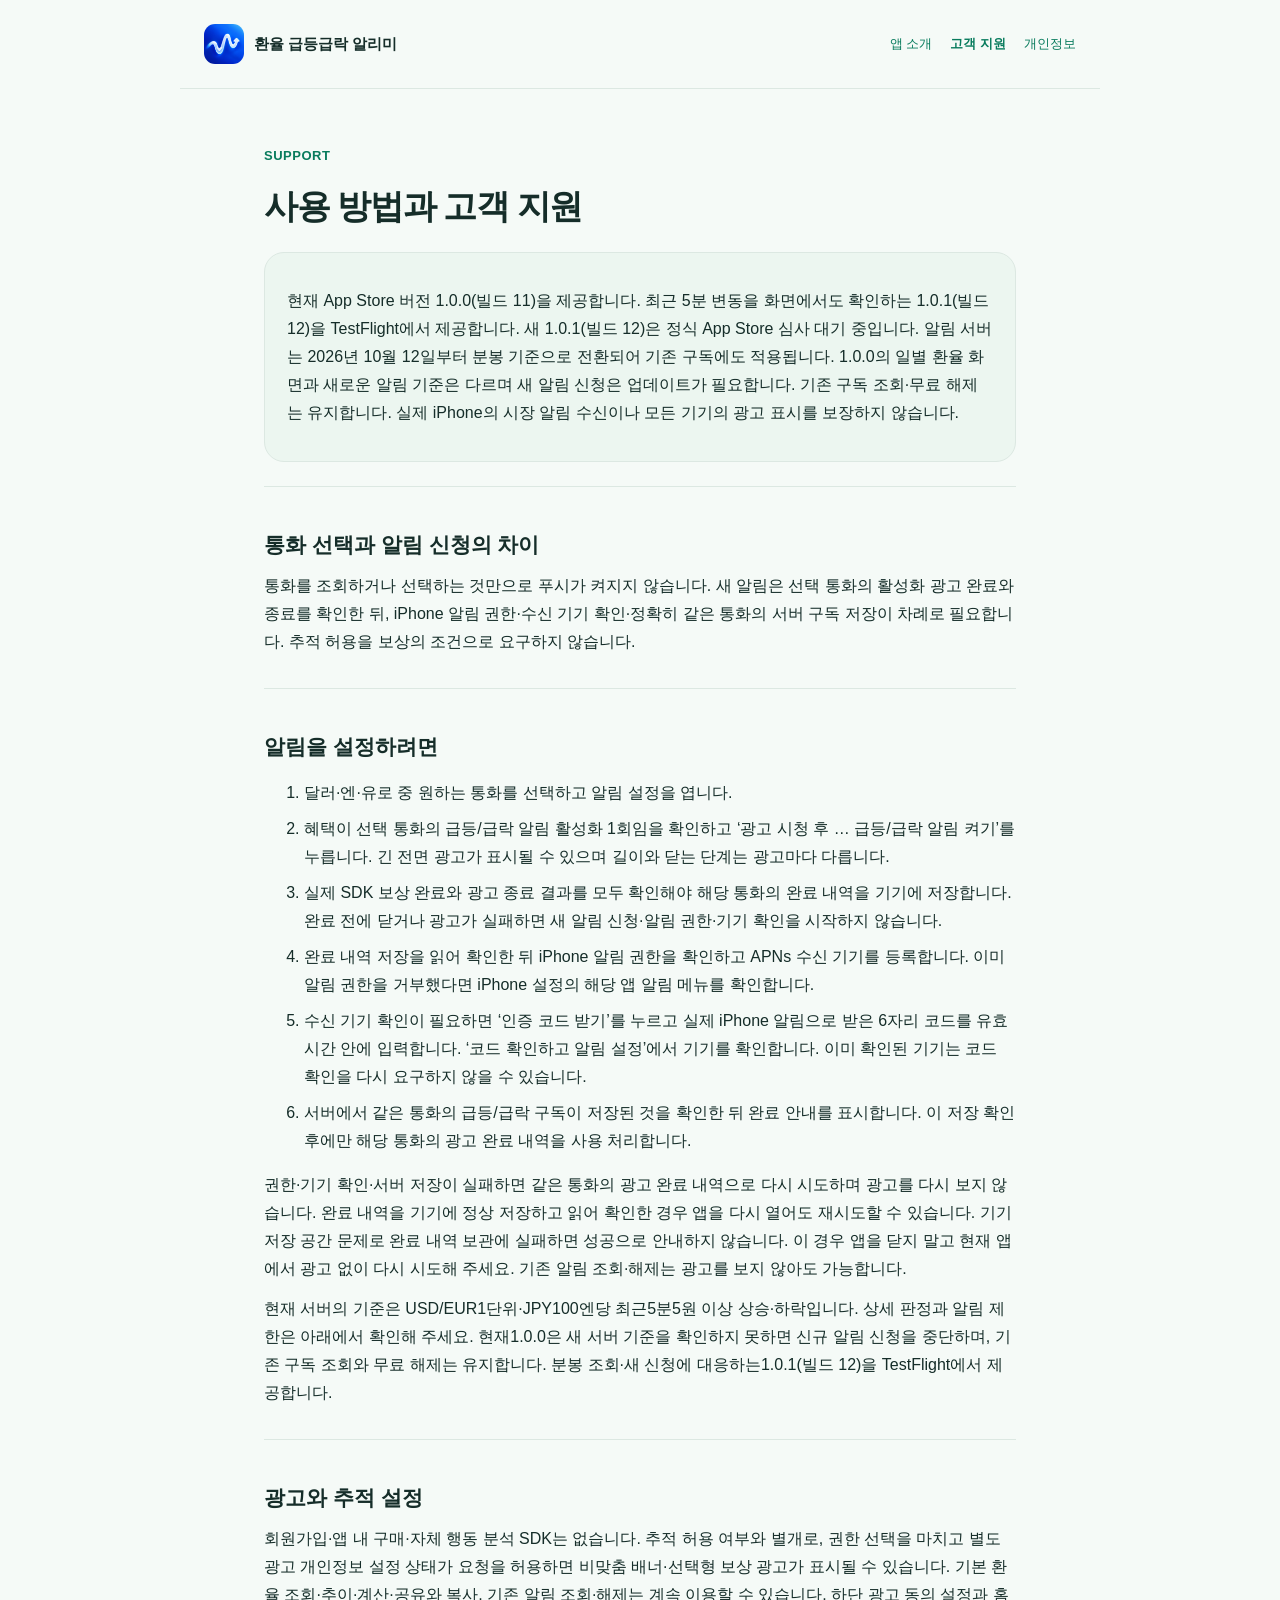
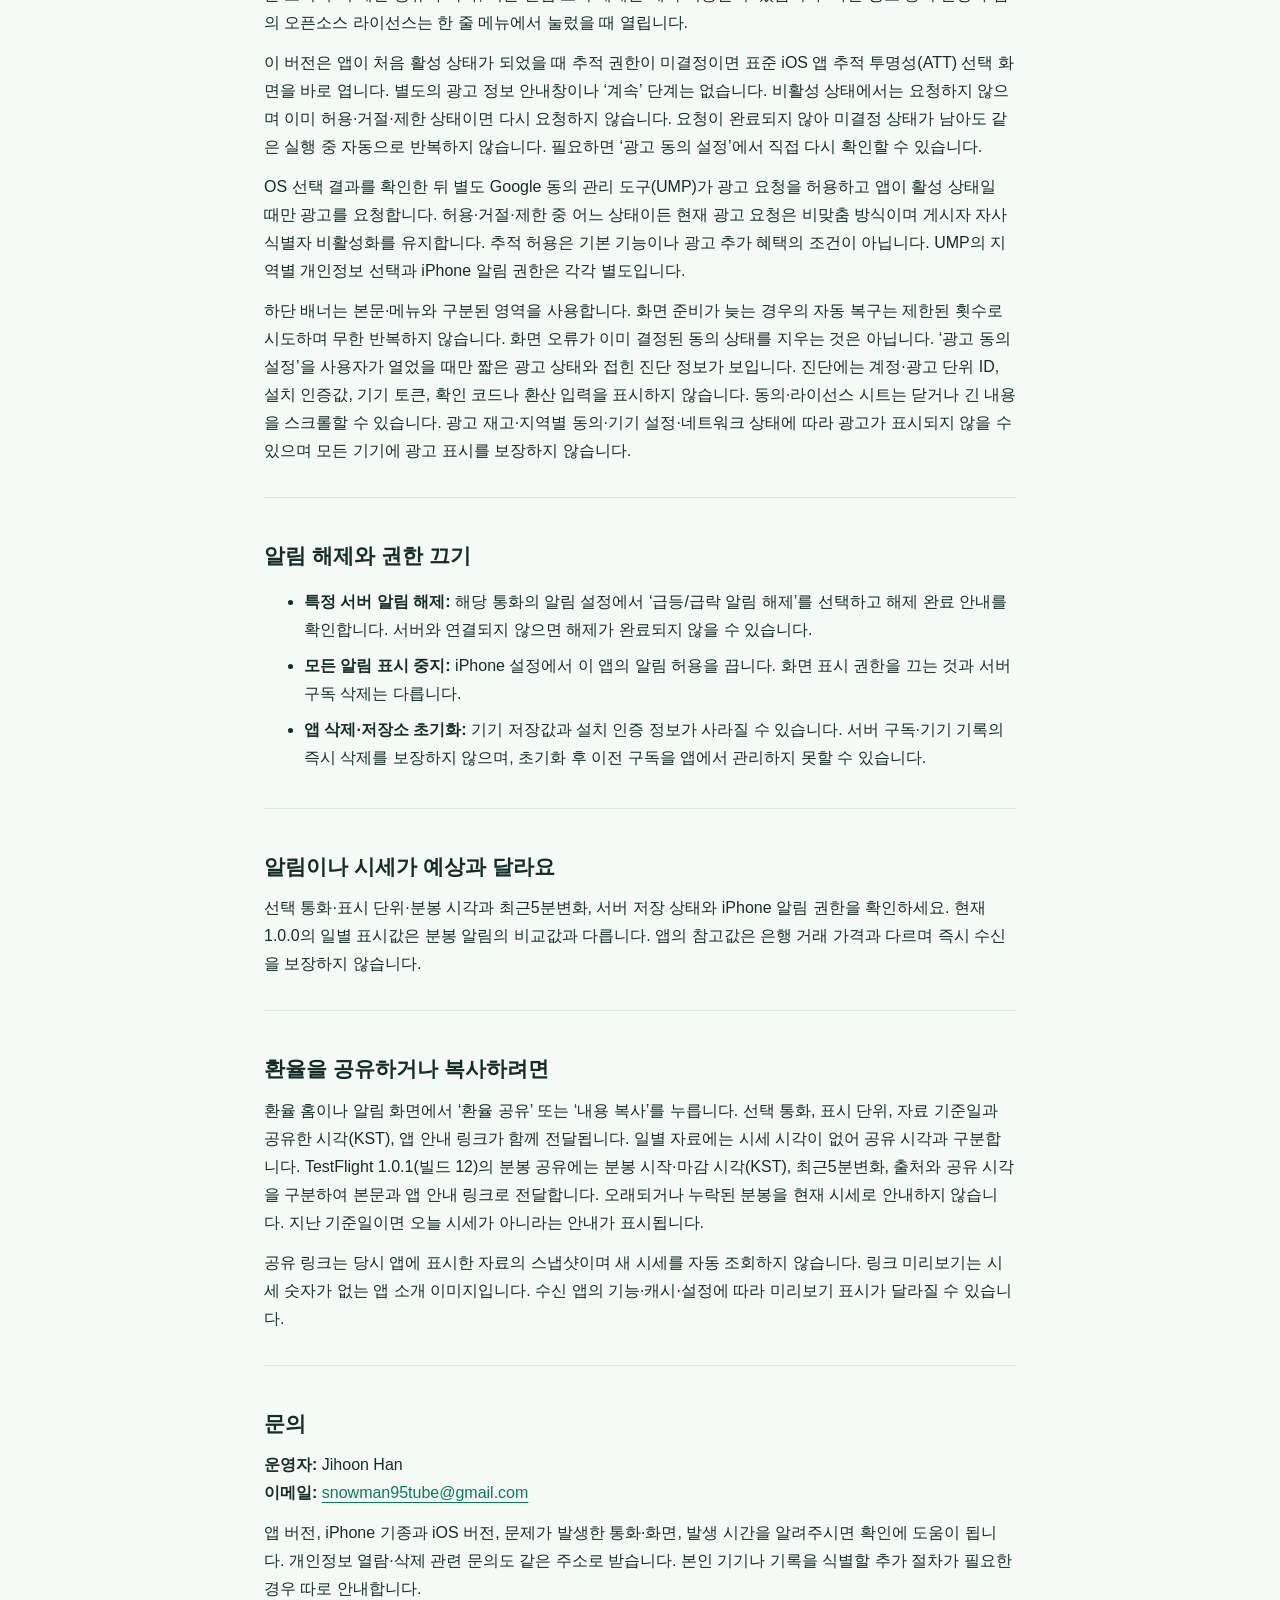
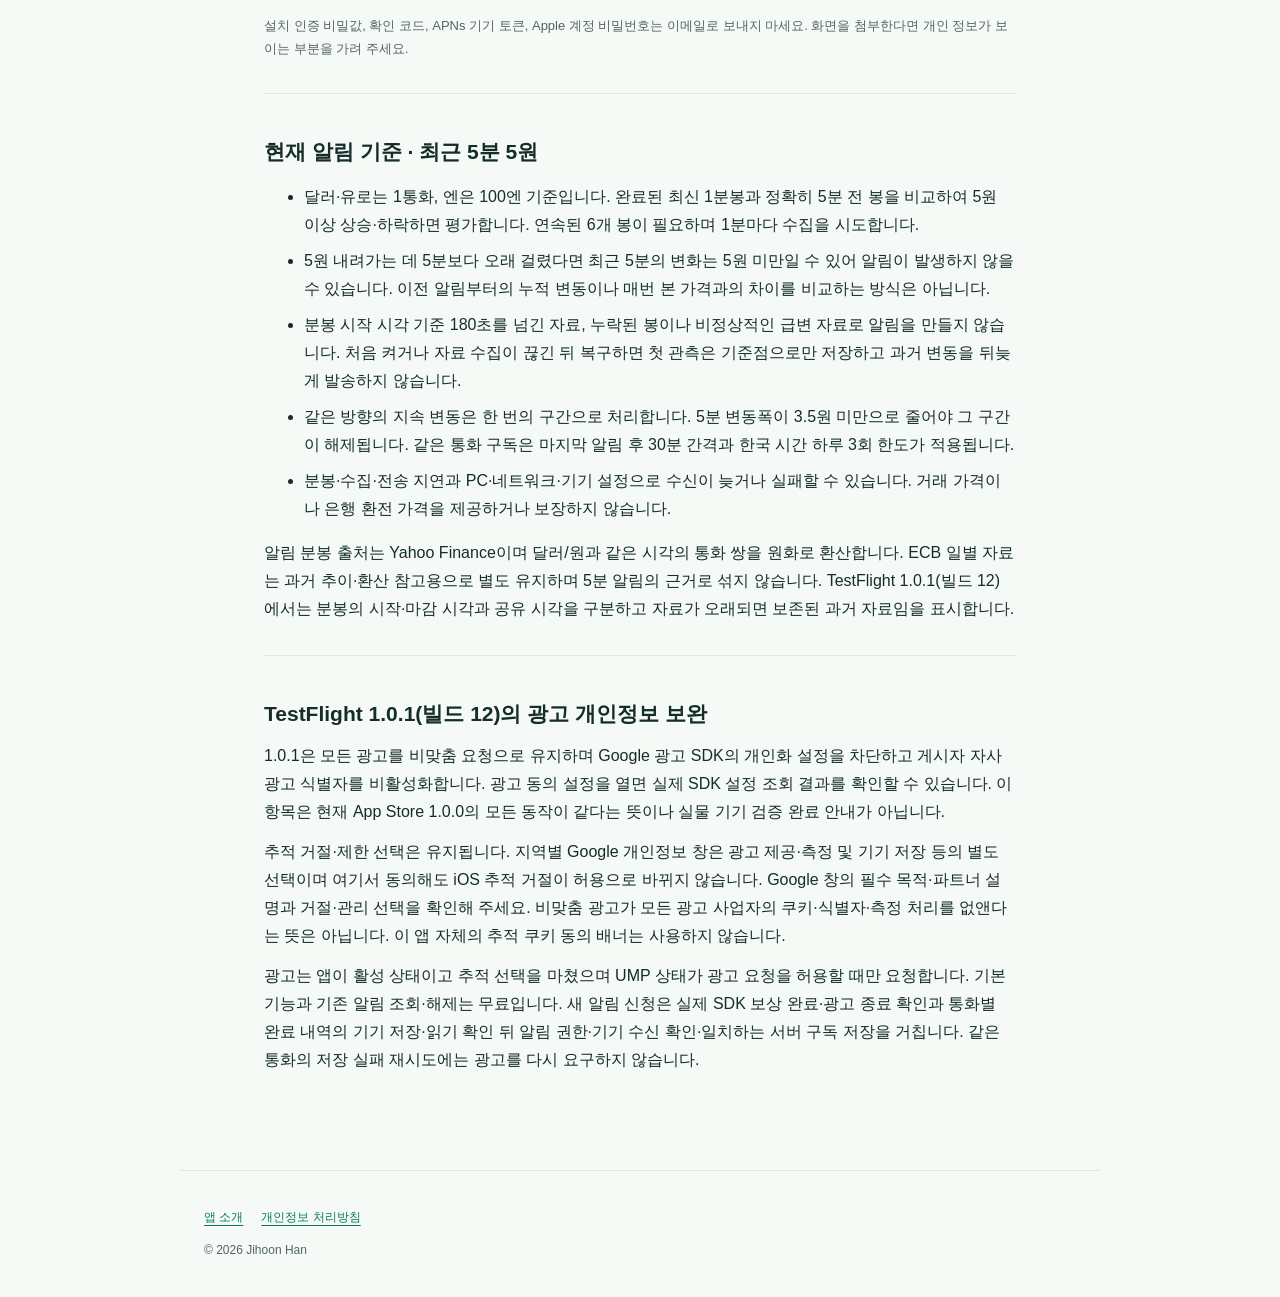
<file: support.html>
<!doctype html><html lang="ko"><head><meta charset="utf-8"><meta name="viewport" content="width=device-width,initial-scale=1"><meta name="description" content="환율 급등급락 알리미 사용 방법, 알림 해제와 고객 지원 연락처."><title>고객 지원 | 환율 급등급락 알리미</title><link rel="stylesheet" href="style.css"><link rel="canonical" href="https://snowman95.github.io/fx-alerts-site/support.html"><meta property="og:type" content="website"><meta property="og:locale" content="ko_KR"><meta property="og:site_name" content="환율 급등급락 알리미"><meta property="og:title" content="환율 급등급락 알리미 · 기준일과 함께 읽는 환율"><meta property="og:description" content="ECB 일별 기준환율과 공표일을 확인하는 iPhone 앱의 출시 준비 안내입니다."><meta property="og:url" content="https://snowman95.github.io/fx-alerts-site/support.html"><meta property="og:image" content="https://snowman95.github.io/fx-alerts-site/share-preview.png"><meta property="og:image:secure_url" content="https://snowman95.github.io/fx-alerts-site/share-preview.png"><meta property="og:image:type" content="image/png"><meta property="og:image:width" content="1200"><meta property="og:image:height" content="630"><meta property="og:image:alt" content="환율 급등급락 알리미 앱 안내, 상승과 하락 화살표 및 알림 아이콘"><meta name="twitter:card" content="summary_large_image"><meta name="twitter:title" content="환율 급등급락 알리미"><meta name="twitter:description" content="기준일과 함께 읽는 일별 참고 환율과 앱 안내"><meta name="twitter:image" content="https://snowman95.github.io/fx-alerts-site/share-preview.png"><meta name="twitter:image:alt" content="환율 급등급락 알리미 앱 안내"></head><body>
<header><a class="brand" href="index.html"><img src="brand-icon.png" alt="">환율 급등급락 알리미</a><nav aria-label="사이트 메뉴"><a href="index.html">앱 소개</a><a href="support.html" aria-current="page">고객 지원</a><a href="privacy.html">개인정보</a></nav></header>
<main class="document"><p class="eyebrow">SUPPORT</p><h1>사용 방법과 고객 지원</h1><div class="notice"><p>현재 App Store 버전 1.0.0(빌드 11)을 제공합니다. 최근 5분 변동을 화면에서도 확인하는 1.0.1(빌드 12)을 TestFlight에서 제공합니다. 새 1.0.1(빌드 12)은 정식 App Store 심사 대기 중입니다. 알림 서버는 2026년 10월 12일부터 분봉 기준으로 전환되어 기존 구독에도 적용됩니다. 1.0.0의 일별 환율 화면과 새로운 알림 기준은 다르며 새 알림 신청은 업데이트가 필요합니다. 기존 구독 조회·무료 해제는 유지합니다. 실제 iPhone의 시장 알림 수신이나 모든 기기의 광고 표시를 보장하지 않습니다.</p></div>
<section><h2>통화 선택과 알림 신청의 차이</h2><p>통화를 조회하거나 선택하는 것만으로 푸시가 켜지지 않습니다. 새 알림은 선택 통화의 활성화 광고 완료와 종료를 확인한 뒤, iPhone 알림 권한·수신 기기 확인·정확히 같은 통화의 서버 구독 저장이 차례로 필요합니다. 추적 허용을 보상의 조건으로 요구하지 않습니다.</p></section>
<section><h2>알림을 설정하려면</h2><ol><li>달러·엔·유로 중 원하는 통화를 선택하고 알림 설정을 엽니다.</li><li>혜택이 선택 통화의 급등/급락 알림 활성화 1회임을 확인하고 ‘광고 시청 후 … 급등/급락 알림 켜기’를 누릅니다. 긴 전면 광고가 표시될 수 있으며 길이와 닫는 단계는 광고마다 다릅니다.</li><li>실제 SDK 보상 완료와 광고 종료 결과를 모두 확인해야 해당 통화의 완료 내역을 기기에 저장합니다. 완료 전에 닫거나 광고가 실패하면 새 알림 신청·알림 권한·기기 확인을 시작하지 않습니다.</li><li>완료 내역 저장을 읽어 확인한 뒤 iPhone 알림 권한을 확인하고 APNs 수신 기기를 등록합니다. 이미 알림 권한을 거부했다면 iPhone 설정의 해당 앱 알림 메뉴를 확인합니다.</li><li>수신 기기 확인이 필요하면 ‘인증 코드 받기’를 누르고 실제 iPhone 알림으로 받은 6자리 코드를 유효시간 안에 입력합니다. ‘코드 확인하고 알림 설정’에서 기기를 확인합니다. 이미 확인된 기기는 코드 확인을 다시 요구하지 않을 수 있습니다.</li><li>서버에서 같은 통화의 급등/급락 구독이 저장된 것을 확인한 뒤 완료 안내를 표시합니다. 이 저장 확인 후에만 해당 통화의 광고 완료 내역을 사용 처리합니다.</li></ol><p>권한·기기 확인·서버 저장이 실패하면 같은 통화의 광고 완료 내역으로 다시 시도하며 광고를 다시 보지 않습니다. 완료 내역을 기기에 정상 저장하고 읽어 확인한 경우 앱을 다시 열어도 재시도할 수 있습니다. 기기 저장 공간 문제로 완료 내역 보관에 실패하면 성공으로 안내하지 않습니다. 이 경우 앱을 닫지 말고 현재 앱에서 광고 없이 다시 시도해 주세요. 기존 알림 조회·해제는 광고를 보지 않아도 가능합니다.</p><p>현재 서버의 기준은 USD/EUR1단위·JPY100엔당 최근5분5원 이상 상승·하락입니다. 상세 판정과 알림 제한은 아래에서 확인해 주세요. 현재1.0.0은 새 서버 기준을 확인하지 못하면 신규 알림 신청을 중단하며, 기존 구독 조회와 무료 해제는 유지합니다. 분봉 조회·새 신청에 대응하는1.0.1(빌드 12)을 TestFlight에서 제공합니다.</p></section>
<section><h2>광고와 추적 설정</h2><p>회원가입·앱 내 구매·자체 행동 분석 SDK는 없습니다. 추적 허용 여부와 별개로, 권한 선택을 마치고 별도 광고 개인정보 설정 상태가 요청을 허용하면 비맞춤 배너·선택형 보상 광고가 표시될 수 있습니다. 기본 환율 조회·추이·계산·공유와 복사, 기존 알림 조회·해제는 계속 이용할 수 있습니다. 하단 광고 동의 설정과 홈의 오픈소스 라이선스는 한 줄 메뉴에서 눌렀을 때 열립니다.</p><p>이 버전은 앱이 처음 활성 상태가 되었을 때 추적 권한이 미결정이면 표준 iOS 앱 추적 투명성(ATT) 선택 화면을 바로 엽니다. 별도의 광고 정보 안내창이나 ‘계속’ 단계는 없습니다. 비활성 상태에서는 요청하지 않으며 이미 허용·거절·제한 상태이면 다시 요청하지 않습니다. 요청이 완료되지 않아 미결정 상태가 남아도 같은 실행 중 자동으로 반복하지 않습니다. 필요하면 ‘광고 동의 설정’에서 직접 다시 확인할 수 있습니다.</p><p>OS 선택 결과를 확인한 뒤 별도 Google 동의 관리 도구(UMP)가 광고 요청을 허용하고 앱이 활성 상태일 때만 광고를 요청합니다. 허용·거절·제한 중 어느 상태이든 현재 광고 요청은 비맞춤 방식이며 게시자 자사 식별자 비활성화를 유지합니다. 추적 허용은 기본 기능이나 광고 추가 혜택의 조건이 아닙니다. UMP의 지역별 개인정보 선택과 iPhone 알림 권한은 각각 별도입니다.</p><p>하단 배너는 본문·메뉴와 구분된 영역을 사용합니다. 화면 준비가 늦는 경우의 자동 복구는 제한된 횟수로 시도하며 무한 반복하지 않습니다. 화면 오류가 이미 결정된 동의 상태를 지우는 것은 아닙니다. ‘광고 동의 설정’을 사용자가 열었을 때만 짧은 광고 상태와 접힌 진단 정보가 보입니다. 진단에는 계정·광고 단위 ID, 설치 인증값, 기기 토큰, 확인 코드나 환산 입력을 표시하지 않습니다. 동의·라이선스 시트는 닫거나 긴 내용을 스크롤할 수 있습니다. 광고 재고·지역별 동의·기기 설정·네트워크 상태에 따라 광고가 표시되지 않을 수 있으며 모든 기기에 광고 표시를 보장하지 않습니다.</p></section><section><h2>알림 해제와 권한 끄기</h2><ul><li><strong>특정 서버 알림 해제:</strong> 해당 통화의 알림 설정에서 ‘급등/급락 알림 해제’를 선택하고 해제 완료 안내를 확인합니다. 서버와 연결되지 않으면 해제가 완료되지 않을 수 있습니다.</li><li><strong>모든 알림 표시 중지:</strong> iPhone 설정에서 이 앱의 알림 허용을 끕니다. 화면 표시 권한을 끄는 것과 서버 구독 삭제는 다릅니다.</li><li><strong>앱 삭제·저장소 초기화:</strong> 기기 저장값과 설치 인증 정보가 사라질 수 있습니다. 서버 구독·기기 기록의 즉시 삭제를 보장하지 않으며, 초기화 후 이전 구독을 앱에서 관리하지 못할 수 있습니다.</li></ul></section>
<section><h2>알림이나 시세가 예상과 달라요</h2><p>선택 통화·표시 단위·분봉 시각과 최근5분변화, 서버 저장 상태와 iPhone 알림 권한을 확인하세요. 현재1.0.0의 일별 표시값은 분봉 알림의 비교값과 다릅니다. 앱의 참고값은 은행 거래 가격과 다르며 즉시 수신을 보장하지 않습니다.</p></section>
<section><h2>환율을 공유하거나 복사하려면</h2><p>환율 홈이나 알림 화면에서 ‘환율 공유’ 또는 ‘내용 복사’를 누릅니다. 선택 통화, 표시 단위, 자료 기준일과 공유한 시각(KST), 앱 안내 링크가 함께 전달됩니다. 일별 자료에는 시세 시각이 없어 공유 시각과 구분합니다. TestFlight 1.0.1(빌드 12)의 분봉 공유에는 분봉 시작·마감 시각(KST), 최근5분변화, 출처와 공유 시각을 구분하여 본문과 앱 안내 링크로 전달합니다. 오래되거나 누락된 분봉을 현재 시세로 안내하지 않습니다. 지난 기준일이면 오늘 시세가 아니라는 안내가 표시됩니다.</p><p>공유 링크는 당시 앱에 표시한 자료의 스냅샷이며 새 시세를 자동 조회하지 않습니다. 링크 미리보기는 시세 숫자가 없는 앱 소개 이미지입니다. 수신 앱의 기능·캐시·설정에 따라 미리보기 표시가 달라질 수 있습니다.</p></section><section><h2>문의</h2><p><strong>운영자:</strong> Jihoon Han<br><strong>이메일:</strong> <a href="mailto:snowman95tube@gmail.com">snowman95tube@gmail.com</a></p><p>앱 버전, iPhone 기종과 iOS 버전, 문제가 발생한 통화·화면, 발생 시간을 알려주시면 확인에 도움이 됩니다. 개인정보 열람·삭제 관련 문의도 같은 주소로 받습니다. 본인 기기나 기록을 식별할 추가 절차가 필요한 경우 따로 안내합니다.</p><p class="small">설치 인증 비밀값, 확인 코드, APNs 기기 토큰, Apple 계정 비밀번호는 이메일로 보내지 마세요. 화면을 첨부한다면 개인 정보가 보이는 부분을 가려 주세요.</p></section><section id="five-minute-alerts"><h2>현재 알림 기준 · 최근 5분 5원</h2><ul><li>달러·유로는 1통화, 엔은 100엔 기준입니다. 완료된 최신 1분봉과 정확히 5분 전 봉을 비교하여 5원 이상 상승·하락하면 평가합니다. 연속된 6개 봉이 필요하며 1분마다 수집을 시도합니다.</li><li>5원 내려가는 데 5분보다 오래 걸렸다면 최근 5분의 변화는 5원 미만일 수 있어 알림이 발생하지 않을 수 있습니다. 이전 알림부터의 누적 변동이나 매번 본 가격과의 차이를 비교하는 방식은 아닙니다.</li><li>분봉 시작 시각 기준 180초를 넘긴 자료, 누락된 봉이나 비정상적인 급변 자료로 알림을 만들지 않습니다. 처음 켜거나 자료 수집이 끊긴 뒤 복구하면 첫 관측은 기준점으로만 저장하고 과거 변동을 뒤늦게 발송하지 않습니다.</li><li>같은 방향의 지속 변동은 한 번의 구간으로 처리합니다. 5분 변동폭이 3.5원 미만으로 줄어야 그 구간이 해제됩니다. 같은 통화 구독은 마지막 알림 후 30분 간격과 한국 시간 하루 3회 한도가 적용됩니다.</li><li>분봉·수집·전송 지연과 PC·네트워크·기기 설정으로 수신이 늦거나 실패할 수 있습니다. 거래 가격이나 은행 환전 가격을 제공하거나 보장하지 않습니다.</li></ul><p>알림 분봉 출처는 Yahoo Finance이며 달러/원과 같은 시각의 통화 쌍을 원화로 환산합니다. ECB 일별 자료는 과거 추이·환산 참고용으로 별도 유지하며 5분 알림의 근거로 섞지 않습니다. TestFlight 1.0.1(빌드 12)에서는 분봉의 시작·마감 시각과 공유 시각을 구분하고 자료가 오래되면 보존된 과거 자료임을 표시합니다.</p></section><section id="version-101-ad-privacy"><h2>TestFlight 1.0.1(빌드 12)의 광고 개인정보 보완</h2><p>1.0.1은 모든 광고를 비맞춤 요청으로 유지하며 Google 광고 SDK의 개인화 설정을 차단하고 게시자 자사 광고 식별자를 비활성화합니다. 광고 동의 설정을 열면 실제 SDK 설정 조회 결과를 확인할 수 있습니다. 이 항목은 현재 App Store 1.0.0의 모든 동작이 같다는 뜻이나 실물 기기 검증 완료 안내가 아닙니다.</p><p>추적 거절·제한 선택은 유지됩니다. 지역별 Google 개인정보 창은 광고 제공·측정 및 기기 저장 등의 별도 선택이며 여기서 동의해도 iOS 추적 거절이 허용으로 바뀌지 않습니다. Google 창의 필수 목적·파트너 설명과 거절·관리 선택을 확인해 주세요. 비맞춤 광고가 모든 광고 사업자의 쿠키·식별자·측정 처리를 없앤다는 뜻은 아닙니다. 이 앱 자체의 추적 쿠키 동의 배너는 사용하지 않습니다.</p><p>광고는 앱이 활성 상태이고 추적 선택을 마쳤으며 UMP 상태가 광고 요청을 허용할 때만 요청합니다. 기본 기능과 기존 알림 조회·해제는 무료입니다. 새 알림 신청은 실제 SDK 보상 완료·광고 종료 확인과 통화별 완료 내역의 기기 저장·읽기 확인 뒤 알림 권한·기기 수신 확인·일치하는 서버 구독 저장을 거칩니다. 같은 통화의 저장 실패 재시도에는 광고를 다시 요구하지 않습니다.</p></section></main>
<footer><p><a href="index.html">앱 소개</a><a href="privacy.html">개인정보 처리방침</a></p><p>© 2026 Jihoon Han</p></footer></body></html>
</file>
<file: style.css>
:root{color-scheme:light;--ink:#152d29;--muted:#526660;--accent:#087b5d;--line:#dce8e2;--paper:#f5faf7}*{box-sizing:border-box}body{margin:0;background:var(--paper);color:var(--ink);font-family:-apple-system,BlinkMacSystemFont,"Apple SD Gothic Neo","Noto Sans KR",sans-serif;line-height:1.75}a{color:var(--accent);text-underline-offset:4px}header,main,footer{max-width:920px;margin:auto;padding:24px}header{display:flex;align-items:center;justify-content:space-between;gap:20px;border-bottom:1px solid var(--line)}.brand{display:flex;align-items:center;gap:10px;color:var(--ink);font-size:15px;font-weight:750;text-decoration:none}.brand img{width:40px;height:40px;border-radius:11px}nav{display:flex;gap:18px;font-size:13px}nav a{white-space:nowrap;text-decoration:none}nav a[aria-current]{font-weight:750}main{padding-top:44px;padding-bottom:64px}.hero{padding:30px 0 44px}.hero img{width:112px;height:112px;border-radius:28px;box-shadow:0 12px 30px #153e2514}.eyebrow{color:var(--accent);font-size:13px;font-weight:750;letter-spacing:.04em}.status{display:inline-block;border:1px solid #bedbcf;border-radius:24px;padding:6px 12px;color:#285c49;font-size:12px;background:#e8f5ed}h1{font-size:clamp(28px,5vw,44px);line-height:1.3;letter-spacing:-.04em;margin:16px 0}h2{font-size:21px;line-height:1.5;margin:28px 0 12px}h3{font-size:16px;margin:0 0 8px}p{margin:12px 0}.lead{max-width:650px;color:var(--muted);font-size:17px}.cards{display:grid;grid-template-columns:repeat(3,1fr);gap:16px}.card,.notice{background:#fff;border:1px solid var(--line);border-radius:20px;padding:22px}.card p{font-size:14px;color:var(--muted)}.notice{margin:24px 0;background:#ecf6f0}.action{display:inline-block;border-radius:14px;background:var(--accent);padding:12px 20px;color:white;text-decoration:none;font-weight:700;margin-top:12px}.document{max-width:800px}.document h1{font-size:34px}.document section{border-top:1px solid var(--line);padding:14px 0 20px}li{margin:8px 0}table{width:100%;border-collapse:collapse;background:#fff;font-size:14px}th,td{padding:14px;text-align:left;border:1px solid var(--line);vertical-align:top}th{width:30%}footer{border-top:1px solid var(--line);font-size:12px;color:var(--muted)}footer a{margin-right:18px}.small{font-size:13px;color:var(--muted)}@media(max-width:640px){header{align-items:flex-start;flex-direction:column;gap:12px}header,main,footer{padding-left:20px;padding-right:20px}.cards{grid-template-columns:1fr}.hero{padding-top:14px}nav{gap:22px}.document h1{font-size:28px}th,td{padding:10px}th{width:27%}}
</file>
